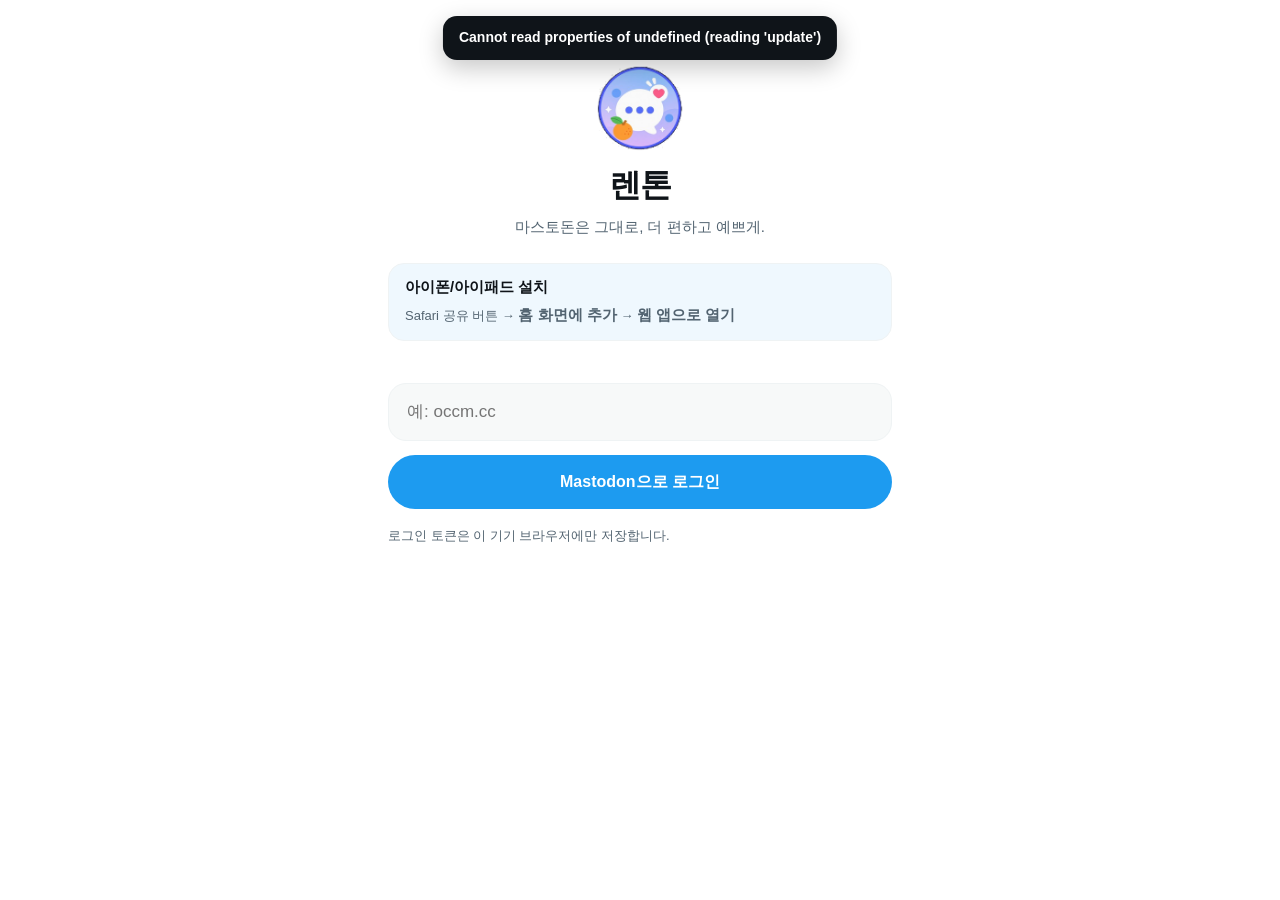
<file: index.html>
<!doctype html>
<html lang="ko">
<head>
  <meta charset="utf-8">
  <meta name="viewport" content="width=device-width,initial-scale=1,viewport-fit=cover">
  <meta name="theme-color" content="#1d9bf0">
  <meta name="apple-mobile-web-app-capable" content="yes">
  <meta name="apple-mobile-web-app-status-bar-style" content="default">
  <meta name="apple-mobile-web-app-title" content="렌톤">
  <link rel="manifest" href="./manifest.webmanifest">
  <link rel="apple-touch-icon" sizes="192x192" href="./icon-192.png?v=pwa-438b0de74c-android-333-af416bf208fb">
  <link rel="stylesheet" href="./styles.css?v=pwa-438b0de74c-android-333-af416bf208fb">
  <title>렌톤</title>
</head>
<body>
  <div id="app"></div>
  <script src="./generated/android-spec.js?v=pwa-438b0de74c-android-333-af416bf208fb"></script>
  <script type="module" src="./app.js?v=pwa-438b0de74c-android-333-af416bf208fb"></script>
</body>
</html>
</file>
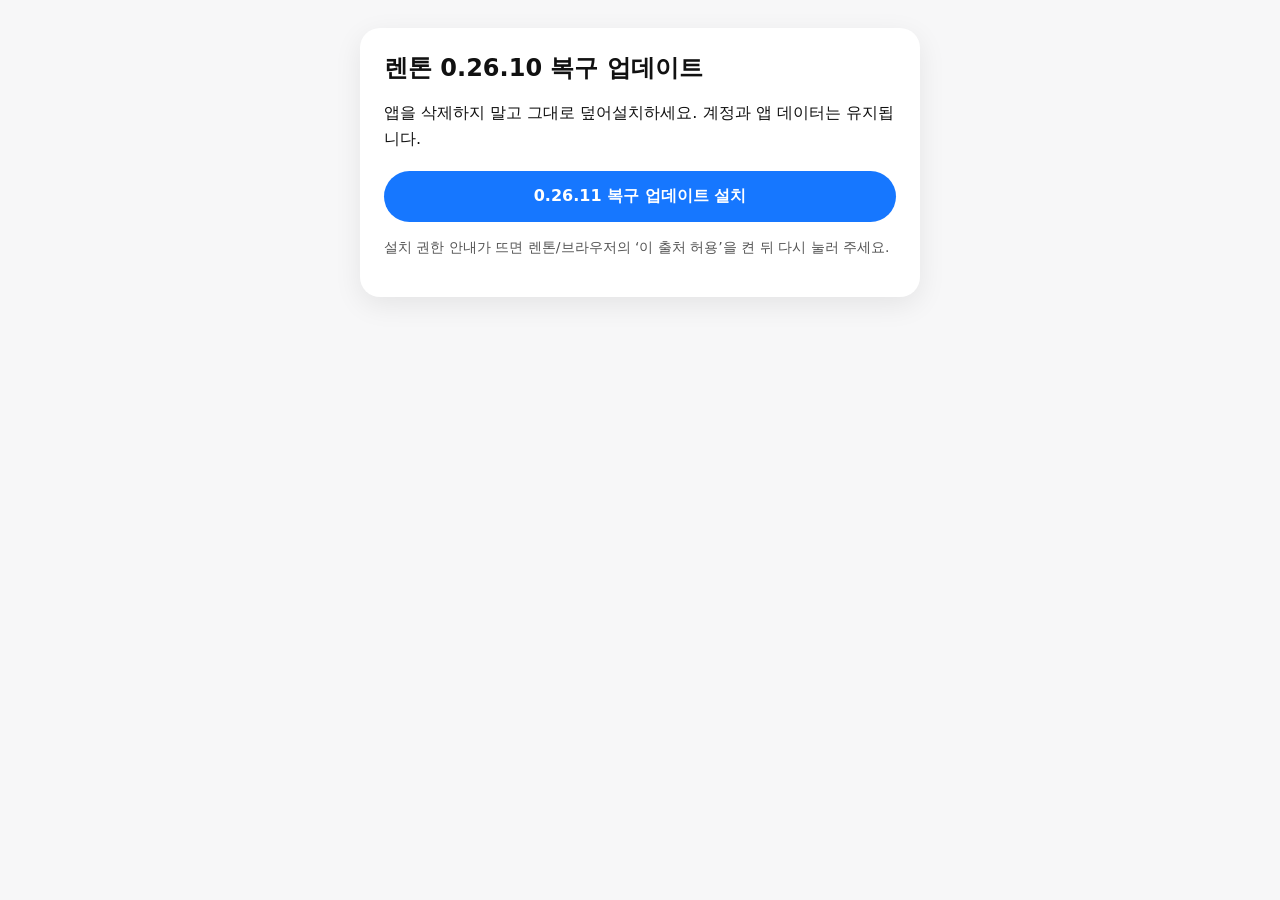
<file: android-recovery-2610.html>
<!doctype html>
<html lang="ko">
<head>
  <meta charset="utf-8">
  <meta name="viewport" content="width=device-width,initial-scale=1">
  <title>렌톤 0.26.10 복구 업데이트</title>
  <style>
    body{font-family:system-ui,-apple-system,sans-serif;margin:0;background:#f7f7f8;color:#111}
    main{max-width:560px;margin:0 auto;padding:28px 20px 48px}
    .card{background:#fff;border-radius:20px;padding:24px;box-shadow:0 8px 28px rgba(0,0,0,.08)}
    h1{font-size:24px;margin:0 0 12px}
    p{line-height:1.6}
    a.button{display:block;text-align:center;text-decoration:none;background:#1677ff;color:#fff;font-weight:700;padding:15px 18px;border-radius:999px;margin-top:20px}
    .note{font-size:14px;color:#555;margin-top:14px}
  </style>
</head>
<body>
<main>
  <div class="card">
    <h1>렌톤 0.26.10 복구 업데이트</h1>
    <p>앱을 삭제하지 말고 그대로 덮어설치하세요. 계정과 앱 데이터는 유지됩니다.</p>
    <a class="button" href="https://raw.githubusercontent.com/cptu527/lenton-updates/main/Lenton-v0.26.11-test.apk">0.26.11 복구 업데이트 설치</a>
    <p class="note">설치 권한 안내가 뜨면 렌톤/브라우저의 ‘이 출처 허용’을 켠 뒤 다시 눌러 주세요.</p>
  </div>
</main>
</body>
</html>
</file>
<file: styles.css>
:root{
  --android-topbar:62px;
  --android-bottom:64px;
  --android-avatar:46px;
  --android-body:16px;
  --accent:#1d9bf0;
  --pink:#f91880;
  --green:#00ba7c;
  --bg:#ffffff;
  --surface:#f7f9f9;
  --fg:#0f1419;
  --sub:#536471;
  --line:#eff3f4;
  --thread:#cfd9de;
  color-scheme:light dark;
  font-family:-apple-system,BlinkMacSystemFont,"Apple SD Gothic Neo","Noto Sans KR","Segoe UI",sans-serif;
  -webkit-tap-highlight-color:transparent;
}
*{box-sizing:border-box}
html,body,#app{margin:0;width:100%;min-height:100%;background:var(--bg);color:var(--fg)}
html,body{overscroll-behavior-y:none}
body{font-size:16px}
button,input,textarea,select{font:inherit}
button{cursor:pointer}
button,input,textarea,select{outline:none}
img{display:block}
.app{
  min-height:100dvh;
  background:var(--bg);
  padding-top:calc(env(safe-area-inset-top) + var(--android-topbar));
  padding-bottom:calc(var(--android-bottom) + env(safe-area-inset-bottom));
}
.main{
  width:100%;
  max-width:680px;
  margin:0 auto;
  background:var(--bg);
  min-height:calc(100dvh - 126px);
}
.topbar{
  position:fixed;
  top:env(safe-area-inset-top);
  left:0;
  right:0;
  z-index:30;
  height:var(--android-topbar);
  display:flex;
  align-items:center;
  gap:0;
  padding:0 8px 0 16px;
  background:color-mix(in srgb,var(--bg) 94%,transparent);
  backdrop-filter:blur(18px) saturate(150%);
  border-bottom:1px solid var(--line);
}
.topbar-avatar{
  width:40px;
  height:40px;
  border-radius:50%;
  border:0;
  padding:0;
  overflow:hidden;
  background:var(--line);
  flex:0 0 40px;
}
.topbar-avatar img{width:100%;height:100%;object-fit:cover}
.topbar-avatar .fallback{display:grid;place-items:center;width:100%;height:100%;font-size:18px;color:var(--sub)}
.topbar h1{
  margin:0;
  padding-left:14px;
  font-size:var(--android-drawer-text);
  line-height:1;
  font-weight:800;
  letter-spacing:-.3px;
  flex:1;
  overflow:hidden;
  text-overflow:ellipsis;
  white-space:nowrap;
}
.top-icon{
  width:46px;
  height:46px;
  border:0;
  background:none;
  color:var(--fg);
  padding:0;
  display:grid;
  place-items:center;
  font-size:27px;
  line-height:1;
}
.top-icon.search{font-size:30px}
.bottom{
  position:fixed;
  left:0;right:0;bottom:0;
  z-index:40;
  height:calc(var(--android-bottom) + env(safe-area-inset-bottom));
  display:grid;
  grid-template-columns:repeat(var(--nav-count,4),minmax(0,1fr));
  padding:0 0 env(safe-area-inset-bottom);
  background:color-mix(in srgb,var(--bg) 96%,transparent);
  backdrop-filter:blur(18px) saturate(150%);
  border-top:1px solid var(--line);
}
.bottom button{
  min-width:0;
  height:var(--android-bottom);
  border:0;
  background:none;
  color:var(--fg);
  display:grid;
  place-items:center;
  font-size:27px;
  line-height:1;
  padding:0;
}
.bottom button:first-child{font-size:31px}
.bottom button.active{color:var(--accent)}
.nav-svg{width:27px;height:27px;display:block}
.bottom button:first-child .nav-svg{width:31px;height:31px}
.fab{
  position:fixed;
  right:18px;
  bottom:calc(82px + env(safe-area-inset-bottom));
  z-index:35;
  width:58px;height:58px;
  border-radius:18px;
  border:0;
  background:var(--accent);
  color:#fff;
  font-size:25px;
  font-weight:800;
  box-shadow:0 8px 22px rgba(0,0,0,.18);
}
.toast{
  position:fixed;
  left:50%;
  top:calc(env(safe-area-inset-top) + 16px);
  transform:translateX(-50%);
  z-index:1000;
  width:max-content;
  max-width:min(92vw,520px);
  padding:12px 16px;
  border-radius:14px;
  background:var(--fg);
  color:var(--bg);
  box-shadow:0 8px 24px rgba(0,0,0,.22);
  font-size:14px;
  font-weight:700;
  line-height:1.4;
  text-align:center;
  pointer-events:none;
}
.login{
  min-height:100dvh;
  width:100%;
  max-width:560px;
  margin:0 auto;
  display:flex;
  flex-direction:column;
  align-items:center;
  padding:calc(64px + env(safe-area-inset-top)) 28px calc(28px + env(safe-area-inset-bottom));
  background:var(--bg);
}
.logo{
  width:88px;height:88px;
  object-fit:cover;
  border-radius:22%;
  margin-bottom:14px;
}
.login h1{
  margin:0;
  font-size:32px;
  line-height:1.2;
  font-weight:800;
  letter-spacing:-.6px;
}
.login .tagline{
  margin:14px 0 0;
  color:var(--sub);
  font-size:15px;
  text-align:center;
}
.login-form{width:100%;margin-top:30px}
.field{
  width:100%;
  height:58px;
  padding:0 18px;
  border-radius:18px;
  border:1px solid var(--line);
  background:var(--surface);
  color:var(--fg);
  font-size:17px;
}
.primary,.pill,.danger,.outline-btn{
  border:0;
  border-radius:999px;
  padding:10px 16px;
  font-weight:750;
}
.primary{background:var(--accent);color:#fff}
.outline-btn{background:var(--bg);border:1px solid var(--line);color:var(--fg)}
.danger{background:#fee2e2;color:#b91c1c}
.login .primary{
  width:100%;
  height:54px;
  margin-top:14px;
  font-size:16px;
}
.login-note{width:100%;margin-top:18px;color:var(--sub);font-size:13px}
.install-card,.notice,.card{
  margin:12px 16px;
  padding:14px 16px;
  border-radius:16px;
  border:1px solid var(--line);
  background:var(--surface);
}
.install-card{margin-top:26px;width:100%;background:color-mix(in srgb,var(--accent) 7%,var(--bg))}
.install-card b{font-size:15px}.install-card p{margin:7px 0 0;color:var(--sub);font-size:13px;line-height:1.45}
.home-tabs,.notify-tabs{
  display:grid;
  grid-template-columns:1fr 1fr;
  height:52px;
  border-bottom:1px solid var(--line);
  background:var(--bg);
}
.home-tabs button,.notify-tabs button{
  position:relative;
  border:0;
  background:none;
  color:var(--sub);
  font-size:15px;
  font-weight:500;
}
.home-tabs button.active,.notify-tabs button.active{color:var(--fg);font-weight:800}
.home-tabs button.active::after,.notify-tabs button.active::after{
  content:"";
  position:absolute;
  left:50%;bottom:0;
  width:56px;height:4px;
  transform:translateX(-50%);
  border-radius:999px;
  background:var(--accent);
}
.chips{
  display:flex;
  gap:8px;
  overflow:auto;
  padding:8px 14px;
  border-bottom:1px solid var(--line);
  scrollbar-width:none;
}
.chips::-webkit-scrollbar{display:none}
.chip{
  flex:0 0 auto;
  white-space:nowrap;
  border:1px solid var(--line);
  background:var(--bg);
  color:var(--fg);
  border-radius:999px;
  padding:7px 13px;
  font-size:13px;
  font-weight:650;
}
.chip.active{background:var(--accent);border-color:var(--accent);color:#fff}
.status{
  padding:10px 14px 8px 16px;
  border-bottom:1px solid var(--line);
  background:var(--bg);
}
.boosted{
  padding:0 0 6px 56px;
  color:var(--sub);
  font-size:12px;
}
.status-head{display:flex;align-items:flex-start;gap:12px}
.avatar{
  width:var(--android-avatar);height:var(--android-avatar);
  border-radius:50%;
  object-fit:cover;
  background:var(--line);
  flex:0 0 auto;
}
.status-main{min-width:0;flex:1}
.author-line{
  height:28px;
  display:flex;
  align-items:center;
  min-width:0;
  white-space:nowrap;
}
.name{
  font-size:15px;
  font-weight:800;
  max-width:48%;
  overflow:hidden;
  text-overflow:ellipsis;
}
.author-name-button{
  border:0;
  background:none;
  color:var(--fg);
  padding:0;
  margin:0;
  text-align:left;
  line-height:inherit;
  white-space:nowrap;
  flex:0 1 auto;
}
.acctline{
  color:var(--sub);
  font-size:15px;
  overflow:hidden;
  text-overflow:ellipsis;
}
.content{
  padding:2px 0 6px;
  color:var(--fg);
  font-size:var(--android-body);
  line-height:1.45;
  white-space:pre-wrap;
  overflow-wrap:anywhere;
}
.cw{
  margin:3px 0 7px;
  padding:8px 10px;
  border-radius:10px;
  background:var(--surface);
  font-size:14px;
  font-weight:750;
}
.cw .pill{margin-left:6px;padding:5px 9px;background:var(--bg);border:1px solid var(--line);color:var(--fg);font-size:12px}
.media{
  width:100%;
  max-height:320px;
  object-fit:cover;
  border-radius:18px;
  background:var(--surface);
  margin:8px 0 6px;
  border:1px solid var(--line);
}
.actions{
  height:48px;
  display:grid;
  grid-template-columns:repeat(4,1fr);
  align-items:center;
}
.actions button{
  height:44px;
  display:flex;
  align-items:center;
  gap:5px;
  border:0;
  background:none;
  color:var(--sub);
  padding:0;
  font-size:18px;
}
.actions .count{font-size:12px}
.actions .fav.on{color:var(--pink)}
.actions .boost.on{color:var(--green)}
.actions .bookmark.on{color:var(--accent)}
.row{
  display:flex;
  align-items:flex-start;
  gap:12px;
  width:100%;
  padding:12px 14px 12px 16px;
  border:0;
  border-bottom:1px solid var(--line);
  background:var(--bg);
  color:var(--fg);
  text-align:left;
}
.row .grow{flex:1;min-width:0}
.row-title{display:flex;align-items:center;gap:8px}
.row-title b{font-size:16px}
.muted{color:var(--sub);font-size:13px}
.badge{width:9px;height:9px;border-radius:50%;background:var(--accent);margin-top:8px;flex:0 0 9px}
.notification-mark{
  width:44px;
  flex:0 0 44px;
  text-align:center;
  font-size:25px;
  line-height:36px;
  color:var(--accent);
}
.notification-mark.favourite{color:var(--pink)}
.notification-mark.reblog{color:var(--green)}
.search-box{
  display:flex;
  gap:8px;
  padding:10px 14px 8px;
}
.search-box .field{
  height:48px;
  border:0;
  border-radius:24px;
}
.search-box .primary{
  width:72px;
  height:44px;
  padding:0;
  align-self:center;
}
.section-title{
  padding:16px 16px 8px;
  font-size:17px;
  font-weight:800;
}
.profile-hero{position:relative;height:226px;background:var(--bg)}
.profile-header{
  width:100%;
  height:170px;
  object-fit:cover;
  background:var(--surface);
}
.profile-avatar{
  position:absolute;
  left:18px;top:126px;
  width:92px;height:92px;
  border-radius:50%;
  object-fit:cover;
  background:var(--line);
  border:4px solid var(--bg);
}
.profile-info{padding:0 18px 12px}
.profile-name-row{min-height:60px;display:flex;align-items:center;gap:12px}
.profile-names{flex:1;min-width:0}
.profile-names h2{margin:0;font-size:22px;line-height:32px}
.profile-handle{color:var(--sub);font-size:15px}
.profile-bio{padding:8px 0 10px;line-height:1.45;font-size:15px}
.profile-counts{padding:5px 0 12px;color:var(--sub);font-size:14px}
.note-card{
  margin:0 18px 12px;
  padding:13px;
  border-radius:13px;
  background:var(--accent);
  color:#fff;
}
.note-card .label{font-size:12px;font-weight:800;margin-bottom:5px}
.center{padding:40px 18px;text-align:center;color:var(--sub);font-size:14px}
.settings{padding-bottom:20px}
.settings .section{margin:0}
.settings h3{
  margin:0;
  padding:20px 18px 8px;
  font-size:13px;
  color:var(--sub);
  font-weight:700;
}
.setting-row{
  padding:14px 18px 12px;
  border-bottom:1px solid var(--line);
}
.setting-row b{display:block;font-size:17px;margin-bottom:4px}
.setting-row span{color:var(--sub);font-size:14px}
.kv{
  display:flex;
  justify-content:space-between;
  gap:12px;
  padding:12px 18px;
  border-bottom:1px solid var(--line);
}
.ok{color:#059669}.bad{color:#dc2626}
.modal{
  position:fixed;
  inset:0;
  z-index:70;
  background:var(--bg);
  padding-top:env(safe-area-inset-top);
}
.sheet{
  width:100%;
  max-width:680px;
  height:100%;
  margin:0 auto;
  overflow:auto;
  background:var(--bg);
  padding-bottom:env(safe-area-inset-bottom);
}
.sheet-head{
  height:60px;
  display:flex;
  align-items:center;
  gap:0;
  padding:0 12px 0 8px;
  border-bottom:1px solid var(--line);
  background:var(--bg);
  position:sticky;
  top:0;
  z-index:2;
}
.sheet-head h2{margin:0;flex:1;font-size:18px;font-weight:800}
.sheet-head .iconbtn{
  width:50px;height:50px;
  border:0;background:none;color:var(--fg);font-size:30px;padding:0;text-align:left;
}
.sheet-head .primary{width:76px;height:42px;padding:0}
.compose-context{border-bottom:1px solid var(--line)}
.compose-input{
  display:flex;
  align-items:flex-start;
  gap:12px;
  padding:12px 18px 0;
}
.compose-input .avatar{width:44px;height:44px}
.compose-input textarea{
  flex:1;
  min-height:210px;
  border:0;
  resize:none;
  background:transparent;
  color:var(--fg);
  font-size:20px;
  line-height:1.4;
  padding:0;
}
.compose-tools{
  min-height:58px;
  display:flex;
  align-items:center;
  gap:20px;
  padding:0 12px 0 76px;
  color:var(--accent);
  font-weight:800;
  font-size:22px;
  border-top:1px solid var(--line);
}
.part{
  margin:10px 16px;
  padding:12px 0;
  border-bottom:1px solid var(--line);
}
.part-head{display:flex;align-items:center;margin-bottom:8px}
.part-head b{flex:1}
.part textarea{
  width:100%;
  min-height:140px;
  border:0;
  background:transparent;
  color:var(--fg);
  resize:none;
  font-size:19px;
}
.part input[type="text"]{
  width:100%;
  height:42px;
  border:0;
  border-bottom:1px solid var(--line);
  background:transparent;
  color:var(--fg);
  margin-bottom:8px;
}
.recips{display:flex;gap:7px;overflow:auto;padding:8px 16px;border-bottom:1px solid var(--line)}
.recips button{white-space:nowrap;border:1px solid var(--line);border-radius:999px;padding:6px 9px;background:var(--bg);color:var(--fg)}
.recips button.off{text-decoration:line-through;opacity:.45}
.drawer-shade{
  position:fixed;inset:0;z-index:80;background:rgba(0,0,0,.38);
}
.drawer{
  width:min(88vw,420px);
  height:100%;
  padding:calc(24px + env(safe-area-inset-top)) 24px calc(20px + env(safe-area-inset-bottom));
  background:var(--bg);
  overflow:auto;
}
.drawer-avatar{width:64px;height:64px;border-radius:50%;object-fit:cover;background:var(--line)}
.drawer-name{font-size:23px;font-weight:800;margin-top:10px}
.drawer-handle{color:var(--sub);font-size:15px;margin-top:4px}
.drawer-counts{font-size:14px;margin:18px 0;color:var(--fg)}
.drawer-divider{height:1px;background:var(--line);margin:4px -24px 8px}
.drawer-row{
  display:flex;align-items:center;gap:12px;
  height:58px;
  border:0;background:none;color:var(--fg);
  width:100%;padding:0;text-align:left;
  font-size:19px;font-weight:800;
}
.drawer-row .glyph{width:40px;text-align:center;font-size:25px}
:root[data-theme="dark"]{
  --bg:#151a1e;--surface:#1d2429;--fg:#e1e6e9;--sub:#9da8ae;--line:#30383d;--thread:#536471;
}
:root[data-theme="light"]{
  --bg:#ffffff;--surface:#f7f9f9;--fg:#0f1419;--sub:#536471;--line:#eff3f4;--thread:#cfd9de;
}
@media (prefers-color-scheme:dark){
  :root:not([data-theme="light"]){
    --bg:#151a1e;--surface:#1d2429;--fg:#e1e6e9;--sub:#9da8ae;--line:#30383d;--thread:#536471;
  }
}


/* Android v0.25.17 parity overrides */
:root{
  --nav-line:color-mix(in srgb,var(--accent) 21%,var(--bg));
}
:root[data-theme="dark"]{--nav-line:color-mix(in srgb,var(--accent) 32%,var(--bg))}
@media (prefers-color-scheme:dark){
  :root:not([data-theme="light"]){--nav-line:color-mix(in srgb,var(--accent) 32%,var(--bg))}
}
.app{padding-bottom:calc(var(--android-bottom) + env(safe-area-inset-bottom))}
.main,.sheet{width:100%;max-width:none;margin:0;background:var(--bg)}
.topbar{
  height:var(--android-topbar);
  padding:0 8px 0 16px;
  background:var(--bg);
  backdrop-filter:none;
  -webkit-backdrop-filter:none;
  border-bottom:1px solid var(--line);
}
.topbar h1{padding-left:14px;font-size:20px;font-weight:700;letter-spacing:0}
.topbar-avatar{width:var(--android-topbar-avatar);height:var(--android-topbar-avatar);flex-basis:var(--android-topbar-avatar)}
.top-icon{width:var(--android-topbar-more);height:var(--android-topbar);font-size:27px}
.top-icon.search{width:var(--android-topbar-search);font-size:30px}
.bottom{
  height:calc(var(--android-bottom) + env(safe-area-inset-bottom));
  padding-bottom:env(safe-area-inset-bottom);
  background:var(--bg);
  backdrop-filter:none;
  -webkit-backdrop-filter:none;
  border-top:1px solid var(--nav-line);
}
.bottom button{height:var(--android-bottom)}
.home-tabs{height:52px}
.notify-tabs{height:50px}
.home-tabs button,.notify-tabs button{font-size:15px;font-weight:400}
.home-tabs button.active,.notify-tabs button.active{font-weight:700}
.home-tabs button{position:relative}
.home-tabs button::after{content:"";position:absolute;width:36px;height:3px;left:50%;bottom:0;transform:translateX(-50%) scaleX(0);border-radius:2px;background:var(--accent);transition:transform 170ms cubic-bezier(.2,.75,.25,1);transform-origin:center}
.home-tabs button.active::after{transform:translateX(-50%) scaleX(1)}
.notify-tabs button::after{
  width:36px;
  height:3px;
  border-radius:2px;
  transform:translateX(-50%) scaleX(0);
  transition:transform 170ms cubic-bezier(.2,.75,.25,1);
  transform-origin:center;
}
.notify-tabs button.active::after{
  display:block;
  transform:translateX(-50%) scaleX(1);
}
.chips{
  min-height:50px;
  gap:7px;
  padding:5px 10px 6px;
  align-items:center;
  background:var(--bg);
}
.chip{
  height:38px;
  padding:0 14px;
  border-radius:20px;
  font-size:14px;
  font-weight:700;
  background:var(--surface);
}
.status{padding:var(--android-status-padding)}
.boosted{min-height:26px;padding:0 0 6px 56px;font-size:12px}
.status-head{gap:12px}
.avatar{width:var(--android-avatar);height:var(--android-avatar)}
.author-line{height:var(--android-author-line)}
.name,.acctline{font-size:15px}
.name{font-weight:700}
.content{padding:2px 0 6px;font-size:var(--android-body);line-height:1.5}
.media{height:260px;max-height:260px;border-radius:18px;margin:8px 0 6px}
.actions{height:var(--android-action-row)}
.actions button{height:var(--android-action-item);font-size:var(--android-action-glyph);gap:0}
.actions .count{font-size:12px;margin-left:2px}
.search-box{padding:10px 14px 8px}
.search-box .field{height:48px;padding:0 12px 0 18px;border-radius:24px;background:var(--surface)}
.search-box .primary{width:72px;height:44px}
.row{gap:12px;padding:12px 14px 12px 16px}
.notification-mark{width:44px;flex-basis:44px;font-size:25px;line-height:46px}
.profile-hero{height:var(--android-profile-hero)}
.profile-header{height:var(--android-profile-header)}
.profile-avatar{left:var(--android-profile-avatar-left);top:var(--android-profile-avatar-top);width:var(--android-profile-avatar);height:var(--android-profile-avatar)}
.profile-info{padding:0 18px 12px}
.profile-name-row{min-height:60px}
.profile-names h2{font-size:var(--android-profile-name);line-height:32px}
.profile-handle{font-size:15px;line-height:26px}
.profile-bio{padding:8px 0 10px;font-size:15px;line-height:1.5}
.profile-counts{padding:5px 0 12px;font-size:14px}
.profile-more{
  width:44px;height:44px;border:0;background:none;color:var(--fg);
  padding:0;font-size:27px;display:grid;place-items:center;
}
.private-note-card{
  margin:8px 0 6px;
  padding:10px 12px;
  border-radius:12px;
  background:var(--accent);
  cursor:pointer;
}
.private-note-card .label{height:24px;font-size:12px;font-weight:700}
.private-note-card .note{font-size:14px;line-height:1.45;white-space:pre-wrap}
.drawer-shade{background:rgba(0,0,0,.373)}
.drawer{
  width:88vw;
  max-width:none;
  padding:calc(24px + env(safe-area-inset-top)) 24px calc(20px + env(safe-area-inset-bottom));
}
.drawer-name{font-size:23px;font-weight:700;margin-top:10px}
.drawer-handle{font-size:15px;margin-top:0;line-height:28px}
.drawer-counts{font-size:14px;margin:0;height:42px;display:flex;align-items:center}
.drawer-divider{margin:0 -24px}
.drawer-row{height:58px;gap:0;font-size:19px;font-weight:700}
.drawer-row .glyph{width:52px;font-size:25px}
.sheet-head{
  height:60px;
  padding:0 12px 0 8px;
  background:var(--bg);
}
.sheet-head h2{font-size:18px;font-weight:700}
.sheet-head .iconbtn{width:50px;height:60px;font-size:32px;text-align:center}
.sheet-head .primary{width:76px;height:42px}
.recips{padding:6px 18px 8px 82px;gap:7px}
.part{
  margin:0;
  padding:12px 18px 0;
  border-bottom:0;
}
.part-head{margin:0 0 8px 56px;min-height:28px}
.part-head b{font-size:14px}
.part-body{display:flex;align-items:flex-start;gap:12px}
.part-body .avatar{width:44px;height:44px;flex:0 0 44px}
.part-fields{flex:1;min-width:0}
.part textarea{
  min-height:210px;
  padding:0;
  font-size:20px;
  line-height:1.4;
}
.part input[type="text"]{
  height:42px;
  margin-bottom:8px;
  padding:0 10px;
  border:0;
  border-radius:10px;
  background:var(--surface);
}
.compose-tools{
  position:sticky;
  bottom:0;
  min-height:58px;
  padding:0 12px 0 76px;
  gap:0;
  border-top:1px solid var(--line);
  background:var(--bg);
}
.compose-tools button{
  width:52px;height:54px;border:0;background:none;color:var(--accent);
  font-weight:700;font-size:22px;padding:0;
}
.compose-tools button.gif{font-size:13px}
.compose-tools .part-add{width:auto;padding:0 10px;font-size:14px;margin-left:auto}
.compose-cw-toggle{font-size:13px!important}
.android-popup-shade{
  position:fixed;inset:0;z-index:95;background:transparent;
}
.android-popup{
  position:absolute;right:10px;top:calc(54px + env(safe-area-inset-top));
  min-width:210px;padding:6px 0;background:var(--bg);
  border:1px solid var(--line);border-radius:4px;
  box-shadow:0 3px 10px rgba(0,0,0,.18);
}
.status-popup .android-popup{
  position:fixed;
  right:auto;
  top:auto;
  left:auto;
  width:min(230px,calc(100vw - 16px));
  max-height:min(70dvh,420px);
  overflow:auto;
  border-radius:10px;
  z-index:96;
}
.android-popup button{
  display:block;width:100%;height:48px;padding:0 18px;border:0;
  background:var(--bg);color:var(--fg);text-align:left;font-size:15px;
}
.android-dialog-shade{
  position:fixed;inset:0;z-index:100;background:rgba(0,0,0,.38);
  display:grid;place-items:center;padding:24px;
}
.android-dialog{
  width:min(92vw,420px);background:var(--bg);color:var(--fg);
  border-radius:12px;padding:20px 20px 12px;
}
.android-dialog h3{margin:0 0 12px;font-size:20px}
.android-dialog p{margin:0 0 14px;font-size:14px;color:var(--sub);line-height:1.45}
.android-dialog textarea{
  width:100%;min-height:100px;padding:12px 14px;resize:vertical;
  border:1px solid var(--line);border-radius:12px;background:var(--surface);color:var(--fg);
}
.android-dialog .choices{max-height:45vh;overflow:auto}
.android-dialog label{display:flex;align-items:center;gap:10px;min-height:44px;font-size:15px}
.android-dialog-actions{display:flex;justify-content:flex-end;gap:6px;margin-top:12px}
.android-dialog-actions button{
  min-width:72px;height:40px;border:0;background:none;color:var(--accent);font-weight:700;
}
.standalone-top{
  height:60px;display:flex;align-items:center;padding:0 12px 0 6px;
  border-bottom:1px solid var(--line);background:var(--bg);
}
.standalone-top .back{
  width:52px;height:60px;border:0;background:none;color:var(--fg);font-size:40px;padding:0;
}
.standalone-top h1{margin:0;flex:1;font-size:20px;font-weight:700}
.standalone-page{min-height:100dvh;padding-top:env(safe-area-inset-top);background:var(--bg)}
.standalone-page .main{padding-bottom:env(safe-area-inset-bottom)}


/* APK-driven Android renderer metrics */
.android-glyph{
  font-family:Roboto,"Noto Sans Symbols 2","Arial Unicode MS",sans-serif;
  font-weight:400;
  font-style:normal;
  line-height:1;
  display:inline-grid;
  place-items:center;
}
.app{padding-bottom:calc(var(--android-bottom,64px) + env(safe-area-inset-bottom))}
.topbar{
  height:var(--android-topbar,62px);
}
.topbar-avatar{
  width:var(--android-topbar-avatar,40px);
  height:var(--android-topbar-avatar,40px);
  flex-basis:var(--android-topbar-avatar,40px);
}
.topbar h1{font-size:var(--android-topbar-title,20px)}
.top-icon{height:var(--android-topbar,62px);width:var(--android-topbar-more,44px)}
.top-icon.search{width:var(--android-topbar-search,48px)}
.bottom{
  height:calc(var(--android-bottom,64px) + env(safe-area-inset-bottom));
}
.bottom button{height:var(--android-bottom,64px)}
.bottom .android-glyph{font-size:27px}
.bottom button:first-child .android-glyph{font-size:31px}
.status{padding:var(--android-status-padding,10px 14px 8px 16px)}
.avatar{width:var(--android-avatar,46px);height:var(--android-avatar,46px)}
.status-main{padding-left:0}
.status-head{gap:var(--android-content-inset,12px)}
.author-line{height:var(--android-author-line,28px)}
.content{font-size:var(--android-body,16px)}
.media{height:var(--android-media-single,260px);max-height:var(--android-media-single,260px)}
.actions{height:var(--android-action-row,48px)}
.actions button{height:var(--android-action-item,46px);font-size:var(--android-action-glyph,22px)}
.drawer{
  width:min(var(--android-drawer-width,88vw),100vw);
  padding:
    calc(24px + env(safe-area-inset-top))
    24px
    calc(20px + env(safe-area-inset-bottom));
}
.drawer-avatar{width:var(--android-drawer-avatar,64px);height:var(--android-drawer-avatar,64px)}
.drawer-row{height:var(--android-drawer-row,58px);font-size:var(--android-drawer-text,19px)}
.drawer-row .glyph{font-size:var(--android-drawer-glyph,25px)}
.profile-hero{height:var(--android-profile-hero,226px)}
.profile-header{height:var(--android-profile-header,170px)}
.profile-avatar{
  left:var(--android-profile-avatar-left,18px);
  top:var(--android-profile-avatar-top,126px);
  width:var(--android-profile-avatar,92px);
  height:var(--android-profile-avatar,92px);
}
.profile-names h2{font-size:var(--android-profile-name,22px)}
.profile-info + .home-tabs,.profile-hero ~ .home-tabs{height:var(--android-profile-tab,50px)}
.standalone-top{height:var(--android-standalone-top,60px)}
.standalone-top .back{height:var(--android-standalone-top,60px)}


/* Lenton Android structure parity from user screenshots */
.lenton-topbar{
  display:flex;
  align-items:center;
  justify-content:space-between;
  padding:0 16px;
}
.lenton-topbar h1{
  position:absolute;
  left:50%;
  transform:translateX(-50%);
  margin:0;
  padding:0;
  text-align:center;
  white-space:nowrap;
}
.topbar-actions{margin-left:auto;display:flex;align-items:center}
.topbar-back{
  width:var(--android-topbar-more,44px);
  height:var(--android-topbar,50px);
  flex:0 0 var(--android-topbar-more,44px);
  border:0;
  padding:0;
  background:none;
  color:var(--fg);
  display:grid;
  place-items:center;
  touch-action:manipulation;
}
.topbar-back .lenton-icon{width:26px;height:26px}
.lenton-fab{
  width:64px;height:64px;border-radius:50%;
  right:28px;bottom:calc(var(--android-bottom,64px) + env(safe-area-inset-bottom) + 18px);
  display:grid;place-items:center;
  font-size:38px;font-weight:400;line-height:1;
  box-shadow:0 6px 18px rgba(0,0,0,.2);
}
.lenton-bottom{
  border-top:1px solid color-mix(in srgb,var(--accent) 35%,var(--line));
}
.lenton-bottom button{font-size:28px}
.lenton-status{padding:14px 18px 10px;border-bottom:1px solid var(--line)}
.lenton-status .status-head{align-items:flex-start}
.lenton-status .avatar{width:52px;height:52px;flex:0 0 52px}
.lenton-status-top{display:flex;align-items:flex-start;gap:8px}
.lenton-status-top .author-line{flex:1;min-width:0}
.status-more{
  width:38px;height:38px;border:0;background:none;color:var(--sub);
  font-size:28px;line-height:1;padding:0;display:grid;place-items:center;
}
.lenton-actions{
  display:grid;
  grid-template-columns:repeat(5,1fr);
  gap:0;
  margin-top:8px;
}
.lenton-actions button{width:100%;font-size:24px;color:var(--sub)}
.lenton-actions button.fav.on,.lenton-actions button.bookmark.on{color:var(--accent)}

.lenton-notify-tabs{
  display:grid;
  grid-template-columns:1fr 1fr;
  height:74px;
  border-bottom:1px solid var(--line);
}
.lenton-notify-tabs button{
  border:0;background:var(--bg);color:var(--sub);
  font-size:18px;font-weight:500;
}
.lenton-notify-tabs button.active{color:var(--fg);font-weight:700}
.notify-status{
  display:grid;
  grid-template-columns:64px minmax(0,1fr);
  gap:12px;
  padding:12px 18px 10px;
  border-bottom:1px solid var(--line);
}
.notify-avatar{width:56px;height:56px;border-radius:50%;object-fit:cover}
.notify-body{min-width:0}
.notify-head{display:flex;justify-content:space-between;gap:8px;align-items:flex-start}
.notify-head>div{min-width:0;font-size:16px}
.notify-head b{font-size:17px}
.notify-head span{color:var(--sub)}
.notify-reply-meta{margin:4px 0;color:var(--sub);font-size:14px}
.notify-content{font-size:17px;line-height:1.42;white-space:normal;overflow-wrap:anywhere}
.notify-content::first-letter{color:inherit}
.notify-actions{margin-top:8px}
.notify-simple{
  display:grid;grid-template-columns:64px minmax(0,1fr);gap:12px;
  padding:16px 18px;border-bottom:1px solid var(--line);
}
.notify-simple b{font-size:17px}
.notify-date{margin-top:8px;color:var(--sub);font-size:14px}

.message-row{
  width:100%;display:grid;
  grid-template-columns:var(--android-message-avatar) minmax(0,1fr) auto;
  gap:12px;align-items:start;
  padding:var(--android-message-padding);
  border:0;border-bottom:1px solid var(--line);
  background:var(--bg);color:var(--fg);text-align:left;
}
.message-avatar{width:var(--android-message-avatar);height:var(--android-message-avatar);border-radius:50%;object-fit:cover}
.message-main{min-width:0}
.message-name{font-size:16px;font-weight:700;line-height:1.3}
.message-handle{margin-top:2px;color:var(--sub);font-size:14px}
.message-preview{
  margin-top:4px;color:var(--sub);font-size:15px;
  white-space:nowrap;overflow:hidden;text-overflow:ellipsis;
}
.message-date{align-self:start;padding-top:2px;color:var(--sub);font-size:13px;white-space:nowrap}
.message-row.unread .message-name{color:var(--fg)}

.lenton-drawer{
  width:min(var(--android-drawer-width),620px);
  max-width:none;
  padding:calc(env(safe-area-inset-top) + var(--android-drawer-pad-top)) var(--android-drawer-pad-right) calc(env(safe-area-inset-bottom) + var(--android-drawer-pad-bottom)) var(--android-drawer-pad-left);
  overflow:auto;
}
.drawer-account-strip{display:flex;align-items:center;gap:22px}
.lenton-drawer .drawer-avatar{width:var(--android-drawer-avatar);height:var(--android-drawer-avatar);border-radius:50%}
.drawer-switchers{display:flex;align-items:center;gap:12px;margin-left:auto}
.drawer-switch-avatar,.drawer-add-account{
  width:58px;height:58px;border-radius:50%;flex:0 0 58px;
}
.drawer-switch-avatar{object-fit:cover}
.drawer-add-account{
  border:1px solid var(--line);background:var(--bg);color:var(--fg);
  font-size:28px;display:grid;place-items:center;
}
.lenton-drawer .drawer-name{margin-top:22px;font-size:28px;font-weight:700}
.lenton-drawer .drawer-handle{font-size:17px;line-height:1.5;margin-top:8px}
.lenton-drawer .drawer-counts{height:auto;margin-top:22px;margin-bottom:18px;font-size:15px}
.lenton-drawer .drawer-divider{
  margin:8px 0 10px;
  border-top:1px solid var(--line);
}
.lenton-drawer .drawer-row{
  min-height:var(--android-drawer-row);
  height:auto;
  margin:3px 0;
  padding:4px 8px;
  font-size:var(--android-drawer-text);
  font-weight:600;
}
.lenton-drawer .drawer-row .glyph{
  width:52px;
  font-size:var(--android-drawer-glyph);
  display:inline-grid;
  place-items:center;
}
.drawer-spacer{min-height:clamp(96px,14vh,180px)}
.drawer-list-row{font-size:var(--android-drawer-text,19px)!important;font-weight:700!important}
.drawer-list-row .glyph{width:56px!important}

@media (min-width:900px){
  .message-row{grid-template-columns:var(--android-message-avatar) minmax(0,1fr) 90px}
  .notify-status,.notify-simple{grid-template-columns:64px minmax(0,1fr)}
}


/* Lenton gesture surfaces */
.bottom,.home-tabs,.notify-tabs{touch-action:pan-y}
.main{touch-action:pan-y}
.drawer{touch-action:pan-y}


/* Functional parity: emoji, media, lists, layout editor, composer */
.custom-emoji{
  width:1.25em;height:1.25em;object-fit:contain;vertical-align:-0.2em;
}
.avatar-button,.author-line{
  border:0;background:none;color:inherit;padding:0;text-align:left;
}
.author-line{display:flex;align-items:center;min-width:0}
.content a,.notify-content a{color:var(--accent);text-decoration:none}
.media-grid{
  display:grid;gap:4px;margin:8px 0 4px;
  border-radius:16px;overflow:hidden;
}
.media-grid.media-count-1{grid-template-columns:1fr}
.media-grid.media-count-2,.media-grid.media-count-4{grid-template-columns:1fr 1fr}
.media-grid.media-count-3{grid-template-columns:1fr 1fr}
.media-grid.media-count-3 .media-item:first-child{grid-row:span 2}
.media-item{
  border:0;background:var(--surface);padding:0;margin:0;
  min-height:160px;overflow:hidden;display:flex;align-items:center;justify-content:center;
}
.media-item img,.media-item video{
  display:block;width:100%;height:auto;max-height:70vh;object-fit:contain;background:#000;
}
.media-video video{min-height:180px}
.media-audio{min-height:64px;padding:12px}
.media-audio audio{width:100%}
.media-viewer{
  position:fixed;inset:0;z-index:500;background:rgba(0,0,0,.94);
  display:flex;align-items:center;justify-content:center;
}
.media-viewer-stage{
  width:100%;height:100%;display:flex;align-items:center;justify-content:center;
  overflow:auto;touch-action:pinch-zoom;
}
.media-viewer-stage img{max-width:100%;max-height:100%;width:auto;height:auto;object-fit:contain}
.media-viewer-close{
  position:fixed;top:calc(12px + env(safe-area-inset-top));right:16px;z-index:501;
  width:48px;height:48px;border:0;border-radius:50%;background:rgba(0,0,0,.45);
  color:white;font-size:34px;
}
.thread-older{
  width:100%;height:48px;border:0;border-bottom:1px solid var(--line);
  background:var(--bg);color:var(--accent);font-size:15px;text-align:left;padding:0 18px;
}
.thread-current{border-left:3px solid var(--accent)}

.list-toolbar{
  width:100%;
  display:flex;
  align-items:center;
  gap:12px;
  padding:14px 18px;
  border-bottom:1px solid var(--line);
}
.list-manage-row{
  width:100%;
  min-height:68px;
  display:flex;
  align-items:center;
  gap:8px;
  padding:8px 12px 8px 8px;
  border-bottom:1px solid var(--line);
  transition:background 120ms ease,opacity 120ms ease,transform 120ms ease;
}
.list-manage-row.dragging{
  background:var(--surface);
  opacity:.92;
  transform:scale(.995);
  z-index:2;
}
.list-order-grip{
  width:36px;
  min-width:36px;
  height:44px;
  display:grid;
  place-items:center;
  color:var(--sub);
  font-size:21px;
  line-height:1;
  touch-action:none;
  user-select:none;
  -webkit-user-select:none;
  cursor:grab;
}
.list-order-grip:active{cursor:grabbing}
.list-order-hint{
  margin-left:auto;
  text-align:right;
  color:var(--sub);
  font-size:12px;
  white-space:nowrap;
}
.list-open{
  flex:1 1 auto;
  align-self:stretch;
  min-width:0;
  border:0;
  background:none;
  color:var(--fg);
  text-align:left;
  padding:0 8px 0 0;
  display:flex;
  flex-direction:column;
  justify-content:center;
  gap:5px;
}
.list-open b,
.list-open span{
  max-width:100%;
  overflow:hidden;
  text-overflow:ellipsis;
  white-space:nowrap;
}
.list-open b{font-size:17px}.list-open span{font-size:13px;color:var(--sub)}
.list-eye,.list-edit{
  flex:0 0 auto;
  border:0;
  background:none;
  color:var(--sub);
  height:44px;
  padding:0;
}
.list-eye{
  min-width:48px;
  margin-left:auto;
  font-size:14px;
}
.list-edit{
  width:44px;
  min-width:44px;
  display:grid;
  place-items:center;
}
.list-edit .lenton-icon{
  width:22px;
  height:22px;
  display:block;
}
.list-eye.off{opacity:.55}
.list-editor{padding:18px;display:flex;flex-direction:column;gap:16px;border-bottom:1px solid var(--line)}
.list-editor label{display:flex;flex-direction:column;gap:7px;font-size:14px;color:var(--sub)}
.list-editor .check-row{flex-direction:row;align-items:center;min-height:40px;color:var(--fg)}
.danger-text{color:#d33!important}

.layout-guide{padding:16px 18px;color:var(--sub);font-size:14px;line-height:1.5;border-bottom:1px solid var(--line)}
.layout-tab-row{
  min-height:68px;display:grid;grid-template-columns:44px 1fr 66px;
  align-items:center;padding:0 12px;border-bottom:1px solid var(--line);
  background:var(--bg);
  transition:box-shadow 120ms ease,transform 120ms ease;
}
.layout-tab-row.dragging{
  position:relative;
  z-index:8;
  box-shadow:0 8px 22px rgba(0,0,0,.16);
  transform:scale(1.015);
}
.layout-tab-row button{
  height:42px;border:0;background:none;color:var(--fg);font-size:18px;
}
.layout-tab-row button:disabled{opacity:.25}
.layout-grip{font-size:22px;color:var(--sub);text-align:center;touch-action:none;user-select:none;-webkit-user-select:none;cursor:grab}
.layout-tab-row.dragging .layout-grip{cursor:grabbing}
.layout-toggle{font-size:14px!important}.layout-toggle.off{color:var(--sub)}
.reset-layout{width:100%;border:0;background:var(--bg);color:var(--fg);text-align:left;font-size:16px}

.compose-meta-row{padding:8px 18px 4px 76px}
.compose-visibility{
  border:0;background:var(--surface);color:var(--fg);height:36px;border-radius:18px;padding:0 14px;
}
.recips button{display:flex;align-items:center;gap:6px}
.recips button img{width:24px;height:24px;border-radius:50%;object-fit:cover}
.compose-media{display:grid;grid-template-columns:repeat(2,minmax(0,1fr));gap:6px;margin:8px 0}
.compose-media-item{position:relative;border-radius:12px;overflow:hidden;background:var(--surface)}
.compose-media-item img{display:block;width:100%;height:120px;object-fit:cover}
.compose-media-item button{
  position:absolute;right:5px;top:5px;width:30px;height:30px;border:0;border-radius:50%;
  background:rgba(0,0,0,.6);color:white;font-size:22px;
}
.emoji-picker{
  position:absolute;left:12px;right:12px;bottom:calc(58px + env(safe-area-inset-bottom));
  max-height:38vh;overflow:auto;background:var(--bg);border:1px solid var(--line);
  border-radius:14px;padding:10px;box-shadow:0 8px 24px rgba(0,0,0,.18);
  display:grid;grid-template-columns:repeat(auto-fill,minmax(42px,1fr));gap:4px;z-index:5;
}
.emoji-picker[hidden]{display:none}
.emoji-picker button{border:0;background:none;height:42px;padding:4px}
.emoji-picker img{max-width:100%;max-height:100%}
.compose-sheet{position:relative}
.actions button:active,.drawer-row:active,.row:active,.message-row:active,.list-manage-row button:active{opacity:.55}


/* Smooth page-swipe previews and account/profile controls */
.main-swipe-preview{
  position:fixed;inset:0;z-index:38;background:var(--bg);
  will-change:transform;overflow:hidden;pointer-events:none;
}
.main-swipe-preview .bottom{position:absolute}
.main-swipe-preview .topbar{position:absolute;left:0;right:0;top:env(safe-area-inset-top)}
.home-swipe-preview{
  position:fixed;left:0;right:0;
  top:calc(env(safe-area-inset-top) + var(--android-topbar,62px));
  bottom:calc(var(--android-bottom,64px) + env(safe-area-inset-bottom));
  z-index:29;background:var(--bg);overflow:hidden;will-change:transform;pointer-events:none;
}
.swipe-moving{will-change:transform}
.drawer-shade{transition:none}
.drawer{will-change:transform}
.drawer-account-btn{border:0;background:none;padding:0;border-radius:50%}
.realtime-dot{
  width:8px;height:8px;border-radius:50%;display:inline-block;margin-left:auto;margin-right:2px;
  background:var(--sub);box-shadow:0 0 0 1px color-mix(in srgb,var(--bg) 60%,transparent);
}
.realtime-dot.online{background:#00ba7c}.realtime-dot.offline{background:#d33}
.profile-editor{padding:18px;display:flex;flex-direction:column;gap:16px}
.profile-editor label{display:flex;flex-direction:column;gap:7px;font-size:14px;color:var(--sub)}
.profile-editor textarea{min-height:120px;padding:12px}
.profile-editor .check-row{flex-direction:row;align-items:center;color:var(--fg)}
.profile-save{align-self:flex-end;min-width:96px}
.load-more{
  width:100%;height:52px;border:0;border-top:1px solid var(--line);
  background:var(--bg);color:var(--accent);font-size:15px;
}
.notification-new{background:color-mix(in srgb,var(--accent) 7%,var(--bg))}


.profile-header-button,.profile-avatar-button{
  border:0;background:none;padding:0;margin:0;display:block;
}
.profile-header-button{position:absolute;inset:0 0 auto 0;width:100%;height:var(--android-profile-header,170px)}
.profile-header-button .profile-header{position:static;width:100%;height:100%;object-fit:cover}
.profile-avatar-button{
  position:absolute;left:var(--android-profile-avatar-left,18px);top:var(--android-profile-avatar-top,126px);
  width:var(--android-profile-avatar,92px);height:var(--android-profile-avatar,92px);border-radius:50%;
}
.profile-avatar-button .profile-avatar{
  position:static;width:100%;height:100%;object-fit:cover;border-radius:50%;
}


.profile-swipe-preview{
  position:fixed;left:0;right:0;
  top:calc(env(safe-area-inset-top) + var(--android-standalone-top,60px));
  bottom:0;z-index:28;background:var(--bg);overflow:hidden;
  will-change:transform;pointer-events:none;
}


.layout-grip{touch-action:none;user-select:none;-webkit-user-select:none}
.layout-tab-row.dragging{
  position:relative;z-index:10;background:var(--surface);
  box-shadow:0 8px 20px rgba(0,0,0,.16);transform:scale(1.01);
}


.lenton-icon{width:26px;height:26px;display:block;overflow:visible}
.top-icon .lenton-icon{width:26px;height:26px}
.bottom .lenton-icon{width:30px;height:30px}
.lenton-actions .lenton-icon{width:27px;height:27px}
.lenton-actions button{display:flex;align-items:center;justify-content:center;gap:3px}


.follow-request-row{
  display:grid;grid-template-columns:minmax(0,1fr) auto auto;align-items:center;gap:8px;
  padding:10px 14px 10px 18px;border-bottom:1px solid var(--line);
}
.follow-request-person{
  min-width:0;border:0;background:none;color:var(--fg);display:flex;align-items:center;gap:12px;text-align:left;padding:0;
}
.small{height:38px!important;min-width:64px!important;padding:0 12px!important}


/* Functional parity additions: keep iPhone PWA controls app-like and stable. */
.app.refreshing::before{
  content:"";
  position:fixed;
  z-index:80;
  top:calc(env(safe-area-inset-top,0px) + 48px);
  left:0;
  right:0;
  height:2px;
  background:var(--accent);
  opacity:.55;
  transform-origin:left center;
  animation:lenton-refresh-pulse 1.1s ease-in-out infinite;
  pointer-events:none;
}
@keyframes lenton-refresh-pulse{
  0%{transform:scaleX(.08);opacity:.25}
  55%{transform:scaleX(.72);opacity:.7}
  100%{transform:scaleX(1);opacity:0}
}
.settings-link{
  width:100%;
  min-height:48px;
  display:flex;
  align-items:center;
  justify-content:space-between;
  border:0;
  padding:0;
  background:transparent;
  color:var(--fg);
  font:inherit;
  text-align:left;
}
.dm-new{padding:14px 16px 110px}
.dm-recipient-search{display:flex;gap:8px;align-items:center}
.dm-recipient-search .field{margin:0;min-width:0;flex:1}
.dm-results{margin-top:12px;border-top:1px solid var(--line)}
.dm-person-row{
  width:100%;
  display:flex;
  align-items:center;
  gap:12px;
  min-height:64px;
  padding:8px 2px;
  border:0;
  border-bottom:1px solid var(--line);
  background:transparent;
  color:var(--fg);
  text-align:left;
}
.dm-person-row small,.account-main small{display:block;color:var(--sub);margin-top:3px}
.dm-selected{display:flex;gap:7px;overflow-x:auto;padding:12px 0 4px;scrollbar-width:none}
.dm-selected::-webkit-scrollbar{display:none}
.dm-selected-chip{
  display:flex;
  align-items:center;
  gap:6px;
  flex:0 0 auto;
  border:1px solid var(--line);
  background:var(--surface);
  color:var(--fg);
  border-radius:18px;
  padding:5px 9px 5px 5px;
}
.dm-selected-chip img{width:26px;height:26px;border-radius:50%;object-fit:cover}
.dm-start{width:100%;margin-top:16px}
.account-manage-row{
  display:flex;
  align-items:center;
  gap:8px;
  border-bottom:1px solid var(--line);
  min-height:66px;
}
.account-main{
  flex:1;
  min-width:0;
  display:flex;
  align-items:center;
  gap:11px;
  border:0;
  background:transparent;
  color:var(--fg);
  text-align:left;
  padding:8px 0;
}
.account-main em{font-size:12px;color:var(--accent);font-style:normal}
.inquiry-form label{display:block;margin:12px 0;color:var(--fg)}
.inquiry-form .field{width:100%;margin-top:6px}
.inquiry-text{min-height:104px;resize:vertical}
.update-entry{padding:14px 0;border-bottom:1px solid var(--line)}
.update-head{display:flex;justify-content:space-between;gap:12px;align-items:baseline}
.update-head span{font-size:13px;color:var(--sub)}
.update-entry ul{margin:10px 0 0;padding-left:20px;color:var(--fg)}
.update-entry li{margin:6px 0}
.standalone-page{will-change:transform;background:var(--bg);min-height:100dvh}


/* 2026-09-19 parity corrections */
.drawer-row .glyph{
  display:grid;
  place-items:center;
  flex:0 0 56px;
}
.drawer-row .glyph .lenton-icon{
  width:28px;
  height:28px;
  display:block;
}
.drawer-list-row .glyph .lenton-icon{width:27px;height:27px}
.notification-tools{
  display:flex;
  justify-content:flex-end;
  min-height:38px;
  padding:0 16px;
  border-bottom:1px solid var(--line);
  background:var(--bg);
}
.notification-tools button{
  border:0;
  background:none;
  color:var(--sub);
  font-size:13px;
  padding:0 4px;
}
.dm-start[hidden]{display:none!important}
.dm-new{
  padding-bottom:calc(24px + env(safe-area-inset-bottom));
}
.dm-results:empty{display:none}
.dm-person-row .lenton-icon{width:22px;height:22px}
.dm-thread .status{
  padding-left:18px;
  padding-right:18px;
}
.dm-reply-dock{
  position:sticky;
  bottom:0;
  z-index:5;
  display:flex;
  justify-content:flex-end;
  padding:10px 16px calc(10px + env(safe-area-inset-bottom));
  border-top:1px solid var(--line);
  background:var(--bg);
}
.dm-reply-dock .primary{min-width:82px}
.update-support{padding-bottom:calc(24px + env(safe-area-inset-bottom))}
.update-support-actions{
  display:flex;
  gap:10px;
  padding:0 18px 18px;
}
.update-support-actions button{min-width:110px}
.main-swipe-preview,
.home-swipe-preview,
.profile-swipe-preview{
  box-sizing:border-box;
}
.main-swipe-preview>.app,
.home-swipe-preview>.main,
.profile-swipe-preview>.main{
  width:100%;
  min-width:100%;
  max-width:100%;
}
.swipe-moving{
  overflow:hidden;
  backface-visibility:hidden;
  -webkit-backface-visibility:hidden;
}

.realtime-dot{display:none!important}


/* Android video parity pass */
.message-thread-label{font-weight:500;color:var(--sub);font-size:.9em}
.dm-thread-bubbles{
  padding:14px 14px 90px;
  display:flex;
  flex-direction:column;
  gap:10px;
}
.dm-bubble-row{display:flex;align-items:flex-end;gap:8px;width:100%}
.dm-bubble-row.mine{justify-content:flex-end}
.dm-bubble-avatar{width:34px;height:34px;border-radius:50%;object-fit:cover;flex:0 0 34px}
.dm-bubble-wrap{max-width:min(78%,720px);display:flex;flex-direction:column}
.dm-bubble-row.mine .dm-bubble-wrap{align-items:flex-end}
.dm-bubble-name{font-size:13px;color:var(--sub);margin:0 0 3px 4px}
.dm-bubble{
  padding:9px 12px;
  border-radius:16px;
  background:var(--surface);
  color:var(--fg);
  line-height:1.45;
  overflow-wrap:anywhere;
}
.dm-bubble-row.mine .dm-bubble{
  background:var(--accent);
  color:white;
  border-bottom-right-radius:5px;
}
.dm-bubble-row.theirs .dm-bubble{border-bottom-left-radius:5px}
.dm-bubble a{color:inherit}
.dm-bubble-time{font-size:11px;color:var(--sub);margin-top:3px;padding:0 4px}
.dm-bubble-media{display:block;border:0;background:none;padding:4px 0 0;margin:0}
.dm-bubble-media img{display:block;max-width:260px;max-height:260px;border-radius:12px;object-fit:contain}
.dm-inline-compose{
  position:sticky;
  bottom:0;
  z-index:8;
  display:grid;
  grid-template-columns:42px minmax(0,1fr) auto;
  gap:8px;
  align-items:end;
  padding:9px 12px calc(9px + env(safe-area-inset-bottom));
  border-top:1px solid var(--line);
  background:var(--bg);
}
.dm-inline-compose textarea{
  min-height:42px;
  max-height:120px;
  resize:none;
  border:1px solid var(--line);
  border-radius:20px;
  padding:10px 14px;
  background:var(--surface);
  color:var(--fg);
  font:inherit;
}
.dm-attach-btn{width:42px;height:42px;border:0;background:none;color:var(--accent);font-size:22px}
.dm-inline-compose .primary{height:42px;min-width:70px;padding:0 15px}
.compose-reply-context{
  display:grid;
  grid-template-columns:40px minmax(0,1fr);
  gap:10px;
  padding:10px 16px;
  border-bottom:1px solid var(--line);
  color:var(--sub);
  font-size:13px;
  max-height:120px;
  overflow:hidden;
}
.compose-reply-context img{width:40px;height:40px;border-radius:50%;object-fit:cover}
.compose-reply-context b{display:block;color:var(--fg);margin-bottom:3px}
.compose-reply-context p{margin:0}
.compose-tools button{
  border:0;
  background:none;
  color:var(--accent);
  min-width:34px;
  height:44px;
  font:inherit;
  font-weight:700;
}
.inquiry-attachments{
  padding:14px 18px;
  border-top:1px solid var(--line);
  border-bottom:1px solid var(--line);
}
.inquiry-attachments-head{display:flex;justify-content:space-between;align-items:center;margin-bottom:10px}
.inquiry-attachments-head span{color:var(--sub);font-size:13px}
.inquiry-file-previews{display:flex;gap:10px;flex-wrap:wrap;margin-top:12px}
.inquiry-file{position:relative;width:104px;height:104px}
.inquiry-file img{width:100%;height:100%;object-fit:cover;border-radius:12px;border:1px solid var(--line)}
.inquiry-file button{
  position:absolute;right:-6px;top:-6px;
  width:28px;height:28px;border:0;border-radius:50%;
  background:rgba(0,0,0,.7);color:white;font-size:20px;
}


/* Android profile four-tab parity */
.profile-fields{
  display:flex;
  flex-direction:column;
  gap:7px;
  padding:6px 0 12px;
}
.profile-field{
  display:grid;
  grid-template-columns:minmax(70px,auto) minmax(0,1fr);
  gap:12px;
  align-items:start;
  font-size:14px;
}
.profile-field span{color:var(--sub)}
.profile-field b{font-weight:500;min-width:0;overflow-wrap:anywhere}
.profile-count-grid{
  display:grid;
  grid-template-columns:repeat(3,1fr);
  padding:8px 0 4px;
  text-align:center;
}
.profile-count-grid div{display:flex;flex-direction:column;gap:3px}
.profile-count-grid b{font-size:17px;color:var(--fg)}
.profile-count-grid span{font-size:13px;color:var(--sub)}
.profile-tabs-4{
  display:grid;
  grid-template-columns:repeat(4,1fr);
  height:52px;
  border-bottom:1px solid var(--line);
  background:var(--bg);
}
.profile-tabs-4 button{
  position:relative;
  border:0;
  background:none;
  color:var(--sub);
  font-size:14px;
  padding:0 6px;
}
.profile-tabs-4 button.active{color:var(--fg);font-weight:700}
.profile-tabs-4 button.active::after{
  content:"";
  position:absolute;
  left:25%;
  right:25%;
  bottom:0;
  height:3px;
  border-radius:999px;
  background:var(--accent);
}


/* Android parity pass 3: compose/profile state polish */
.compose-reply-summary{
  padding:8px 16px 7px;
  border-bottom:1px solid var(--line);
  color:var(--sub);
  font-size:13px;
  background:var(--bg);
}
.compose-meta-row{
  display:flex;
  align-items:center;
  min-height:48px;
  padding:0 16px;
  border-bottom:1px solid var(--line);
}
.compose-visibility{
  border:0;
  background:var(--surface);
  color:var(--fg);
  border-radius:18px;
  min-height:36px;
  padding:0 12px;
  font-size:14px;
}
.recips{
  min-height:48px;
  align-items:center;
}
.recips button{
  display:flex;
  align-items:center;
  gap:6px;
  min-height:34px;
}
.recips img{
  width:22px;
  height:22px;
  border-radius:50%;
  object-fit:cover;
}
.part-head{
  min-height:32px;
}
.part-head label{
  color:var(--sub);
  font-size:13px;
  display:flex;
  align-items:center;
  gap:5px;
}
.compose-tools{
  position:sticky;
  bottom:0;
  z-index:4;
  background:var(--bg);
  padding-right:16px;
  gap:14px;
}
.compose-tools .part-add{
  margin-left:auto;
  white-space:nowrap;
  font-size:14px;
}


/* Authoritative v0.25.17 APK parity */
.profile-tabs-4{display:grid!important}
.profile-tabs-2{
  display:grid;
  grid-template-columns:repeat(2,1fr);
  height:50px;
  border-bottom:1px solid var(--line);
  background:var(--bg);
}
.profile-tabs-2 button{
  position:relative;
  border:0;
  background:none;
  color:var(--sub);
  font-size:15px;
  padding:0;
}
.profile-tabs-2 button.active{color:var(--fg);font-weight:700}
.profile-tabs-2 button.active::after{
  content:"";
  position:absolute;
  width:36px;
  height:3px;
  border-radius:2px;
  left:50%;
  bottom:0;
  transform:translateX(-50%);
  background:var(--accent);
}
.android-compose-tools{
  min-height:58px;
  display:grid;
  grid-template-columns:repeat(6,52px) minmax(0,1fr);
  gap:0;
  padding:0 12px 0 76px;
  align-items:center;
}
.android-compose-tools>button{
  width:52px;
  min-width:52px;
  height:54px;
  margin:0;
  padding:0;
  border:0;
  background:none;
  color:var(--accent);
  font-weight:700;
  font-size:22px;
}
.android-compose-tools #composeGif{font-size:13px}
.android-compose-tools #addPart{font-size:28px;margin:0}
.android-compose-tools .compose-emoji-secondary{
  justify-self:end;
  width:44px;
  min-width:44px;
  font-size:20px;
}
.compose-poll{
  display:flex;
  flex-direction:column;
  gap:8px;
  margin:10px 0 4px;
  padding:10px;
  border:1px solid var(--line);
  border-radius:14px;
  background:var(--surface);
}
.compose-poll-option{display:flex;align-items:center;gap:6px}
.compose-poll-option input{
  flex:1;
  min-width:0;
  height:40px;
  border:1px solid var(--line)!important;
  border-radius:10px;
  padding:0 10px;
  margin:0!important;
  background:var(--bg)!important;
  color:var(--fg);
}
.compose-poll-option button{
  width:34px;height:34px;border:0;border-radius:50%;
  background:transparent;color:var(--sub);font-size:20px;
}
.compose-poll-settings{
  display:flex;
  align-items:center;
  gap:10px;
  flex-wrap:wrap;
  color:var(--sub);
  font-size:13px;
}
.compose-poll-settings button,
.compose-poll-settings select{
  min-height:34px;
  border:1px solid var(--line);
  border-radius:10px;
  background:var(--bg);
  color:var(--fg);
  padding:0 10px;
}
.main-swipe-preview,.home-swipe-preview,.profile-swipe-preview{
  contain:layout paint size;
  backface-visibility:hidden;
  -webkit-backface-visibility:hidden;
}
.swipe-moving{
  overflow:hidden!important;
  touch-action:pan-y;
  backface-visibility:hidden;
  -webkit-backface-visibility:hidden;
}


/* APK parity: stable finger-following swipe layers */
.app,.main,.standalone-page{backface-visibility:hidden;-webkit-backface-visibility:hidden}
.bottom{touch-action:none}
.home-tabs,.profile-tabs-4,.profile-tabs-2{touch-action:pan-y}
.main-swipe-preview,.home-swipe-preview,.profile-swipe-preview,.swipe-moving{
  transform:translate3d(0,0,0);
  backface-visibility:hidden;
  -webkit-backface-visibility:hidden;
  contain:paint;
}
.home-swipe-preview,.profile-swipe-preview{right:auto;max-width:none}


/* APK runtime parity: notification cards and dynamic profile counts */
.profile-count-grid{grid-template-columns:repeat(auto-fit,minmax(0,1fr))}
.android-notify-card{
  display:grid;
  grid-template-columns:44px minmax(0,1fr);
  gap:0;
  padding:var(--android-notification-padding);
  border-bottom:1px solid var(--line);
  background:var(--bg);
}
.android-notify-glyph{
  width:44px;
  min-height:46px;
  display:flex;
  justify-content:center;
  align-items:flex-start;
  padding-top:1px;
  font-size:var(--android-notification-glyph,25px);
  line-height:1;
  color:var(--accent);
}
.android-notify-glyph.fav{color:var(--pink)}
.android-notify-glyph.boost{color:var(--green)}
.android-notify-main{min-width:0}
.android-notify-person{
  width:100%;
  min-height:40px;
  display:flex;
  align-items:center;
  gap:10px;
  border:0;
  padding:0;
  background:none;
  color:var(--fg);
  text-align:left;
}
.android-notify-person img{
  width:36px;height:36px;border-radius:50%;object-fit:cover;flex:0 0 36px;
}
.android-notify-person b{
  min-width:0;
  font-size:15px;
  line-height:1.35;
  overflow:hidden;
  text-overflow:ellipsis;
  white-space:nowrap;
}
.android-notify-card .notify-content{
  margin-top:3px;
  color:var(--sub);
  font-size:15px;
  line-height:1.42;
  display:-webkit-box;
  -webkit-line-clamp:4;
  -webkit-box-orient:vertical;
  overflow:hidden;
}
.android-notify-card.has-status{cursor:pointer}
.android-notify-card.is-new{
  background:color-mix(in srgb,var(--accent) 9%,var(--bg));
  box-shadow:inset 3px 0 0 var(--accent);
}
.android-notify-card.is-new .android-notify-person b{
  color:var(--fg);
  font-weight:800;
}
.notify-new-dot{
  width:8px;
  height:8px;
  flex:0 0 8px;
  margin-left:auto;
  border-radius:50%;
  background:var(--accent);
}


/* APK DM previous-thread control */
.dm-previous-conversation{
  width:100%;
  height:48px;
  border:0;
  border-bottom:1px solid var(--line);
  background:var(--bg);
  color:var(--accent);
  padding:0 18px;
  text-align:left;
  font-size:15px;
}


/* User-reported parity fixes */
.drawer-profile-avatar-button,
.drawer-profile-main,
.drawer-connection-button{
  border:0;
  background:transparent;
  color:inherit;
  padding:0;
  margin:0;
  text-align:left;
}
.drawer-profile-avatar-button{display:block;border-radius:50%}
.drawer-profile-summary{display:block;width:100%}
.drawer-profile-main{display:block;width:100%}
.drawer-profile-main .drawer-name,
.drawer-profile-main .drawer-handle{pointer-events:none}
.drawer-counts{
  display:flex;
  align-items:center;
  gap:18px;
  margin:18px 0;
}
.drawer-connection-button{
  display:inline-flex;
  align-items:center;
  min-height:32px;
  font-size:14px;
  line-height:1.2;
  white-space:nowrap;
}
.drawer-connection-button b{font-weight:800}

.profile-tabs-4{
  display:grid;
  grid-template-columns:repeat(4,1fr);
  height:50px;
  border-bottom:1px solid var(--line);
  background:var(--bg);
}
.profile-tabs-4 button{
  position:relative;
  border:0;
  background:none;
  color:var(--sub);
  font-size:14px;
  padding:0 4px;
}
.profile-tabs-4 button.active{color:var(--fg);font-weight:700}
.profile-tabs-4 button.active::after{
  content:"";
  position:absolute;
  width:36px;
  height:3px;
  bottom:0;
  left:50%;
  transform:translateX(-50%);
  border-radius:2px;
  background:var(--accent);
}

.settings-link small{display:block;color:var(--sub);font-size:13px;font-weight:400;margin-top:3px}
.current-release{padding:18px}


/* Android profile editor */
.android-profile-editor{padding:0 0 calc(24px + env(safe-area-inset-bottom))}
.profile-edit-hero{position:relative;height:226px;background:var(--surface);overflow:visible;margin-bottom:18px}
.profile-edit-header-preview{width:100%;height:140px;object-fit:cover;display:block;background:var(--surface)}
.profile-edit-avatar-preview{position:absolute;left:18px;top:102px;width:92px;height:92px;border-radius:50%;object-fit:cover;border:4px solid var(--bg);background:var(--surface)}
.profile-edit-header-button,.profile-edit-avatar-button{
  position:absolute;border:0;border-radius:18px;background:rgba(0,0,0,.58);color:white;
  min-height:34px;padding:0 12px;font-weight:700
}
.profile-edit-header-button{right:14px;top:94px}
.profile-edit-avatar-button{left:118px;top:151px}
.profile-edit-fields{padding:0 18px}
.profile-edit-fields label{display:block;margin:14px 0}
.profile-edit-fields label>span{display:block;margin-bottom:7px;font-size:14px;color:var(--sub)}
.profile-edit-fields .profile-edit-lock{display:flex;align-items:center;gap:8px}
.profile-edit-fields .profile-edit-lock span{margin:0;color:var(--fg)}
.profile-edit-section-title{margin:22px 0 10px;font-size:15px;font-weight:700}
.profile-edit-field-pair{display:grid;grid-template-columns:minmax(0,.36fr) minmax(0,.64fr);gap:8px;margin-bottom:8px}
.profile-save{width:100%;margin-top:18px}

/* Android-like direct-message thread */
.dm-thread-list{padding:0 0 82px}
.dm-thread-row{
  display:grid;grid-template-columns:38px minmax(0,1fr);gap:10px;
  padding:10px 14px;border-bottom:1px solid var(--line);background:var(--bg)
}
.dm-thread-avatar{width:38px;height:38px;border-radius:50%;object-fit:cover}
.dm-thread-main{min-width:0}
.dm-thread-head{display:flex;align-items:baseline;gap:6px;min-width:0;margin-bottom:4px}
.dm-thread-head b{font-size:15px;overflow:hidden;text-overflow:ellipsis;white-space:nowrap}
.dm-thread-head span,.dm-thread-head time{font-size:12px;color:var(--sub);white-space:nowrap}
.dm-thread-head time{margin-left:auto}
.dm-thread-content{font-size:15px;line-height:1.45;overflow-wrap:anywhere}
.dm-thread-content p{margin:0}
.dm-thread-media{border:0;background:none;padding:6px 0 0;display:block}
.dm-thread-media img{max-width:280px;max-height:280px;border-radius:10px;object-fit:contain}
.android-dm-compose{
  grid-template-columns:38px 38px minmax(0,1fr) 42px 40px;
  gap:0;padding:5px 7px calc(6px + env(safe-area-inset-bottom));
}
.dm-tool-btn{width:38px;height:40px;border:0;background:none;color:var(--accent);font-size:20px;padding:0}
.android-dm-compose textarea{
  min-height:40px;max-height:104px;border:0;border-radius:28px;padding:8px 13px;
  background:var(--surface);color:var(--fg);font-size:15px;resize:none
}
.dm-inline-count{width:42px;height:40px;display:grid;place-items:center;color:var(--sub);font-size:11px}
.dm-inline-send{width:40px;height:40px;border:0;background:none;color:var(--accent);font-size:22px}
.dm-media-preview{position:sticky;bottom:calc(51px + env(safe-area-inset-bottom));display:flex;gap:6px;padding:0 7px;background:var(--bg)}
.dm-media-chip{max-width:150px;overflow:hidden;text-overflow:ellipsis;white-space:nowrap;border-radius:12px;padding:5px 8px;background:var(--surface);font-size:12px;color:var(--sub)}
.dm-thread-bubbles,.dm-bubble-row,.dm-bubble-wrap,.dm-bubble{all:unset}


/* profile metadata add/remove editor */
.profile-meta-add{width:100%;margin:8px 0 4px}
.profile-edit-field-pair{
  grid-template-columns:minmax(0,.34fr) minmax(0,.58fr) 36px;
  align-items:center;
}
.profile-meta-remove{
  width:36px;height:36px;border:0;border-radius:50%;
  background:var(--surface);color:var(--sub);font-size:22px;padding:0
}


/* True profile ViewPager: fixed header/tabs, content-only finger tracking */
.profile-tabs-4{position:relative;overflow:hidden}
.profile-tabs-4 .profile-tab-indicator{
  position:absolute;
  left:0;
  bottom:0;
  width:36px;
  height:3px;
  border-radius:2px;
  background:var(--accent);
  transform:translate3d(0,0,0);
  will-change:transform;
}
.profile-tabs-4 button.active::after{display:none!important}
.profile-pager{
  position:relative;
  width:100%;
  overflow:hidden;
  touch-action:pan-y;
  transition:height 150ms ease;
}
.profile-pager-track{
  display:flex;
  width:100%;
  align-items:flex-start;
  will-change:transform;
  backface-visibility:hidden;
  -webkit-backface-visibility:hidden;
}
.profile-pager-page{
  flex:0 0 100%;
  width:100%;
  min-width:100%;
  max-width:100%;
  box-sizing:border-box;
}


/* True home ViewPager: fixed tabs, content-only finger tracking */
.home-tabs{position:relative;overflow:hidden}
.home-tabs .home-tab-indicator{
  position:absolute;
  left:0;
  bottom:0;
  width:36px;
  height:3px;
  border-radius:2px;
  background:var(--accent);
  transform:translate3d(0,0,0);
  will-change:transform;
}
.home-tabs button.active::after{display:none!important}
.home-pager{
  position:relative;
  width:100%;
  overflow:hidden;
  touch-action:pan-y;
  transition:height 150ms ease;
}
.home-pager-track{
  display:flex;
  width:100%;
  align-items:flex-start;
  will-change:transform;
  backface-visibility:hidden;
  -webkit-backface-visibility:hidden;
}
.home-pager-page{
  flex:0 0 100%;
  width:100%;
  min-width:100%;
  max-width:100%;
  box-sizing:border-box;
}


/* Profile media tab -> Android-style 3-column gallery */
.profile-media-gallery{
  display:grid;
  grid-template-columns:repeat(3,minmax(0,1fr));
  gap:2px;
  width:100%;
  background:var(--line);
}
.profile-media-cell{
  position:relative;
  width:100%;
  aspect-ratio:1/1;
  padding:0;
  border:0;
  overflow:hidden;
  background:var(--surface);
}
.profile-media-cell img{
  width:100%;
  height:100%;
  display:block;
  object-fit:cover;
}

/* Media status detail: tap gallery -> media + post body, more -> full thread */
.media-status-page{
  min-height:100dvh;
  background:#000;
  color:#fff;
  padding-bottom:calc(24px + env(safe-area-inset-bottom));
}
.media-status-top{
  height:calc(58px + env(safe-area-inset-top));
  padding-top:env(safe-area-inset-top);
  display:flex;
  align-items:center;
  justify-content:space-between;
  padding-left:16px;
  padding-right:16px;
  background:#000;
}
.media-status-top .back,
.media-status-more{
  width:44px;
  height:44px;
  border:0;
  background:none;
  color:#fff;
  font-size:34px;
  padding:0;
  display:grid;
  place-items:center;
}
.media-status-more{font-size:28px}
.media-status-stage{
  width:100%;
  min-height:42dvh;
  max-height:68dvh;
  display:grid;
  place-items:center;
  background:#000;
}
.media-status-asset{
  max-width:100%;
  max-height:68dvh;
  width:auto;
  height:auto;
  object-fit:contain;
}
.media-status-info{
  padding:18px 22px 20px;
  background:#000;
}
.media-status-author{
  display:flex;
  align-items:center;
  gap:12px;
  margin-bottom:12px;
}
.media-status-author img{
  width:44px;height:44px;border-radius:50%;object-fit:cover;
}
.media-status-author div{min-width:0}
.media-status-author b{display:block;font-size:16px}
.media-status-author span{display:block;color:#aaa;font-size:13px;margin-top:2px}
.media-status-body{
  font-size:15px;
  line-height:1.5;
  color:#f2f2f2;
  display:-webkit-box;
  -webkit-box-orient:vertical;
  -webkit-line-clamp:3;
  overflow:hidden;
}
.media-status-body a{color:#ff4f9a}
.media-status-readmore{
  margin-top:7px;
  border:0;
  padding:0;
  background:none;
  color:#aaa;
  font-size:14px;
}


/* Android DM / reply composer parity */
.dm-tool-btn .lenton-icon,
.android-compose-tools .lenton-icon{
  width:26px;
  height:26px;
}
.android-dm-compose{
  grid-template-columns:44px 44px minmax(0,1fr) 48px 82px;
  gap:2px;
  align-items:center;
  padding:7px 10px calc(8px + env(safe-area-inset-bottom));
  border-top:1px solid var(--line);
  background:var(--bg);
}
.dm-tool-btn{
  width:44px;
  height:44px;
  display:grid;
  place-items:center;
  color:var(--accent);
}
.android-dm-compose textarea{
  height:44px;
  min-height:44px;
  border:0;
  border-radius:24px;
  padding:10px 15px;
  background:var(--surface);
}
.dm-inline-count{
  width:48px;
  height:44px;
  font-size:12px;
}
.dm-inline-send{
  width:82px;
  height:44px;
  border-radius:22px;
  border:0;
  background:var(--accent);
  color:white;
  font-size:15px;
  font-weight:700;
}

.compose-thread-context{
  max-height:42vh;
  overflow:auto;
  border-bottom:1px solid var(--line);
  background:var(--bg);
}
.compose-thread-row{
  display:grid;
  grid-template-columns:42px minmax(0,1fr);
  gap:10px;
  padding:10px 16px;
  border-bottom:1px solid var(--line);
}
.compose-thread-row:last-child{border-bottom:0}
.compose-thread-row>img{
  width:42px;
  height:42px;
  border-radius:50%;
  object-fit:cover;
}
.compose-thread-author{
  display:flex;
  align-items:baseline;
  gap:6px;
  min-width:0;
}
.compose-thread-author b{
  color:var(--fg);
  font-size:15px;
  white-space:nowrap;
  overflow:hidden;
  text-overflow:ellipsis;
}
.compose-thread-author span{
  color:var(--sub);
  font-size:12px;
  white-space:nowrap;
}
.compose-thread-text{
  margin-top:3px;
  color:var(--fg);
  font-size:14px;
  line-height:1.42;
}
.compose-reply-summary{
  width:100%;
  min-height:44px;
  border:0;
  border-bottom:1px solid var(--line);
  background:var(--bg);
  color:var(--accent);
  text-align:left;
  padding:0 18px;
  font-size:13px;
  font-weight:600;
}

.reply-recipient-shade{
  position:fixed;
  inset:0;
  z-index:500;
  display:grid;
  place-items:center;
  padding:24px;
  background:rgba(0,0,0,.56);
}
.reply-recipient-dialog{
  width:min(92vw,520px);
  max-height:76dvh;
  overflow:auto;
  background:var(--bg);
  color:var(--fg);
  border-radius:4px;
  padding:24px 26px 18px;
  box-shadow:0 18px 60px rgba(0,0,0,.35);
}
.reply-recipient-dialog h3{
  margin:0 0 18px;
  font-size:22px;
}
.reply-recipient-list{
  display:flex;
  flex-direction:column;
  gap:8px;
}
.reply-recipient-list label{
  min-height:72px;
  display:flex;
  align-items:center;
  justify-content:space-between;
  gap:16px;
}
.reply-recipient-person{
  min-width:0;
  display:flex;
  align-items:center;
  gap:12px;
}
.reply-recipient-person>img{
  width:52px;
  height:52px;
  border-radius:50%;
  object-fit:cover;
}
.reply-recipient-person>span{
  min-width:0;
}
.reply-recipient-person b{
  display:block;
  font-size:17px;
  overflow:hidden;
  text-overflow:ellipsis;
  white-space:nowrap;
}
.reply-recipient-person small{
  display:block;
  margin-top:4px;
  color:var(--sub);
  font-size:14px;
}
.reply-recipient-list input[type="checkbox"]{
  width:26px;
  height:26px;
  accent-color:var(--accent);
}
.reply-recipient-actions{
  display:flex;
  justify-content:flex-end;
  gap:26px;
  margin-top:22px;
}
.reply-recipient-actions button{
  border:0;
  background:none;
  color:var(--accent);
  font-size:16px;
  font-weight:700;
  padding:8px 0;
}

.android-compose-tools #composeAttach,
.android-compose-tools #composeCamera,
.android-compose-tools #composeEmoji{
  display:grid;
  place-items:center;
}


/* 2026-09-19 Android composer / DM bubble / pull-to-refresh parity */
.reply-compose .android-compose-tools{
  grid-template-columns:repeat(5,52px) minmax(0,1fr);
}
.reply-compose .part-head{
  min-height:24px;
}
.reply-compose .part-head label{display:none!important}

.dm-thread-list{
  padding:10px 14px 96px;
  background:var(--bg);
}
.dm-day-separator{
  display:flex;
  justify-content:center;
  margin:16px 0 12px;
}
.dm-day-separator span{
  padding:7px 14px;
  border-radius:999px;
  background:var(--surface);
  color:var(--sub);
  font-size:12px;
  line-height:1;
}
.dm-chat-row{
  display:grid;
  align-items:end;
  gap:8px;
  margin:7px 0;
}
.dm-chat-row.theirs{
  grid-template-columns:38px max-content auto;
  justify-content:start;
}
.dm-chat-row.mine{
  grid-template-columns:auto max-content;
  justify-content:end;
}
.dm-chat-avatar{
  width:38px;
  height:38px;
  border-radius:50%;
  object-fit:cover;
  align-self:end;
}
.dm-chat-bubble{
  max-width:min(68vw,560px);
  border-radius:18px;
  padding:9px 13px;
  font-size:15px;
  line-height:1.42;
  overflow-wrap:anywhere;
}
.dm-chat-row.theirs .dm-chat-bubble{
  grid-column:2;
  background:var(--surface);
  color:var(--fg);
  border-bottom-left-radius:7px;
}
.dm-chat-row.mine .dm-chat-bubble{
  grid-column:2;
  background:var(--accent);
  color:white;
  border-bottom-right-radius:7px;
}
.dm-chat-bubble p{margin:0}
.dm-chat-bubble a{color:inherit}
.dm-chat-time{
  color:var(--sub);
  font-size:11px;
  white-space:nowrap;
  align-self:end;
  padding-bottom:2px;
}
.dm-chat-row.theirs .dm-chat-time{
  grid-column:3;
  grid-row:1;
}
.dm-chat-row.mine .dm-chat-time{
  grid-column:1;
  grid-row:1;
}
.dm-bubble-media{
  display:block;
  border:0;
  padding:6px 0 0;
  background:none;
}
.dm-bubble-media img{
  max-width:min(56vw,360px);
  max-height:320px;
  border-radius:12px;
  object-fit:contain;
  display:block;
}
.android-dm-compose{
  position:sticky;
  bottom:0;
  z-index:6;
  background:var(--bg);
}

.pull-refresh-indicator{
  position:absolute;
  left:50%;
  top:-36px;
  z-index:15;
  width:32px;
  height:32px;
  margin-left:-16px;
  border-radius:50%;
  display:grid;
  place-items:center;
  background:var(--bg);
  border:1px solid var(--line);
  color:var(--accent);
  box-shadow:0 2px 8px rgba(0,0,0,.08);
  pointer-events:none;
}
.pull-refresh-indicator.loading span{
  animation:lenton-spin .75s linear infinite;
}
@keyframes lenton-spin{
  to{transform:rotate(360deg)}
}
.app.lenton-view-home .main{
  position:relative;
  will-change:transform;
}


/* 2026-09-20 pinned profile / connected thread / reply visibility parity */
.profile-pinned-label{
  min-height:28px;
  display:flex;
  align-items:center;
  gap:5px;
  padding:0 0 4px 58px;
  color:var(--sub);
  font-size:12px;
  font-weight:600;
}
.thread-node{
  --thread-status-pad-left:18px;
  --thread-status-pad-top:14px;
  --thread-avatar-size:52px;
  --thread-line-top-gap:6px;
  --thread-line-bottom-gap:8px;
  position:relative;
  background:var(--bg);
}
.thread-node.thread-connect-bottom::after{
  content:"";
  position:absolute;
  left:calc(var(--thread-status-pad-left) + (var(--thread-avatar-size) / 2) - 1px);
  top:calc(var(--thread-status-pad-top) + var(--thread-avatar-size) + var(--thread-line-top-gap));
  bottom:var(--thread-line-bottom-gap);
  width:2px;
  background:var(--thread);
  z-index:2;
  pointer-events:none;
}
.thread-node .status{
  position:relative;
  z-index:1;
}
.thread-node .avatar-button,
.thread-node .avatar{
  position:relative;
  z-index:3;
}
.thread-node.thread-current{
  border-left:0!important;
  box-shadow:inset 3px 0 color-mix(in srgb,var(--accent) 78%,transparent);
}
.thread-node.thread-current .status{
  border-left:0!important;
}
.thread-node .actions button[data-action="reply"] .count:not(:empty){
  display:inline-block;
  min-width:10px;
  margin-left:4px;
  font-variant-numeric:tabular-nums;
  color:inherit;
}
.reply-compose .reply-visibility-row{
  min-height:52px;
  padding:0 18px;
  justify-content:flex-start;
  background:var(--bg);
}
.reply-compose .reply-visibility-row .compose-visibility{
  min-height:44px;
  padding:0 4px 0 0;
  border:0;
  border-radius:0;
  background:transparent;
  color:var(--fg);
  font-size:14px;
  font-weight:600;
  -webkit-appearance:auto;
  appearance:auto;
}


/* 2026-09-20 reply visibility bottom / far-right thread add */
.reply-compose .compose-sheet{
  display:flex;
  flex-direction:column;
  overflow:hidden;
}
.reply-compose #parts{
  flex:1 1 auto;
  min-height:0;
  overflow:auto;
}
.reply-compose .reply-visibility-row{
  flex:0 0 52px;
  min-height:52px;
  padding:0 18px;
  border-top:1px solid var(--line);
  border-bottom:0;
  justify-content:flex-start;
  background:var(--bg);
}
.reply-compose .reply-visibility-row .compose-visibility{
  min-height:44px;
  padding:0 4px 0 0;
  border:0;
  border-radius:0;
  background:transparent;
  color:var(--accent);
  font-size:14px;
  font-weight:700;
  -webkit-appearance:auto;
  appearance:auto;
}
.reply-compose .android-compose-tools{
  position:static;
  flex:0 0 58px;
  grid-template-columns:52px 52px 52px 52px minmax(0,1fr) 52px;
}
.reply-compose .android-compose-tools #composeAttach{grid-column:1}
.reply-compose .android-compose-tools #composeCamera{grid-column:2}
.reply-compose .android-compose-tools #composeCW{grid-column:3}
.reply-compose .android-compose-tools #composeEmoji{grid-column:4}
.reply-compose .android-compose-tools #addPart{
  grid-column:6;
  justify-self:end;
  margin:0;
  width:52px;
  min-width:52px;
  padding:0;
  font-size:28px;
}


/* 2026-09-20 Android parity: composer, accounts, mentions, profile */

/* Reply counts must be visible on every timeline/profile card, not only thread detail. */
.lenton-actions button[data-action="reply"] .count:not(:empty){
  display:inline-block!important;
  min-width:10px;
  margin-left:5px!important;
  color:var(--sub)!important;
  font-size:13px!important;
  line-height:1;
  font-variant-numeric:tabular-nums;
}

/* Mastodon @mentions behave as in-app profile links. */
.inline-mention{
  display:inline;
  border:0;
  margin:0;
  padding:0;
  background:none;
  color:var(--accent);
  font:inherit;
  line-height:inherit;
  text-align:inherit;
  cursor:pointer;
}

/* Both new-post and reply composers use the Android bottom visibility/tool arrangement. */
.compose-modal .compose-sheet{
  display:flex;
  flex-direction:column;
  overflow:hidden;
}
.compose-modal #parts{
  flex:1 1 auto;
  min-height:0;
  overflow-x:hidden;
  overflow-y:auto;
  -webkit-overflow-scrolling:touch;
  overscroll-behavior-y:contain;
  touch-action:pan-y;
  scroll-behavior:auto;
}
.compose-modal .compose-visibility-row{
  flex:0 0 52px;
  min-height:52px;
  display:flex;
  align-items:center;
  justify-content:flex-start;
  padding:0 18px;
  border-top:1px solid var(--line);
  border-bottom:0;
  background:var(--bg);
}
.compose-modal .compose-visibility-row .compose-visibility{
  min-height:44px;
  height:44px;
  padding:0 4px 0 0;
  border:0;
  border-radius:0;
  background:transparent;
  color:var(--accent);
  font-size:14px;
  font-weight:700;
  -webkit-appearance:auto;
  appearance:auto;
}
.compose-modal .android-compose-tools{
  position:static!important;
  flex:0 0 58px;
  display:flex!important;
  grid-template-columns:none!important;
  align-items:center;
  gap:0;
  width:100%;
  padding:0 18px;
  border-top:1px solid var(--line);
  background:var(--bg);
}
.compose-modal .android-compose-tools button{
  flex:0 0 52px;
  width:52px;
  min-width:52px;
  height:54px;
  padding:0;
  display:grid;
  place-items:center;
}
.compose-modal .android-compose-tools #addPart{
  margin-left:auto!important;
  flex:0 0 52px;
  width:52px;
  min-width:52px;
  justify-self:auto!important;
  grid-column:auto!important;
  font-size:30px;
}

/* Drawer account avatars: big current account on the left, all alternates in a row, + at the end. */
.drawer-account-strip{
  display:grid;
  grid-template-columns:auto minmax(0,1fr);
  align-items:center;
  gap:18px;
}
.drawer-switchers{
  min-width:0;
  margin-left:0!important;
  display:flex;
  align-items:center;
  justify-content:flex-end;
  gap:10px;
  overflow-x:auto;
  overscroll-behavior-x:contain;
  scrollbar-width:none;
}
.drawer-switchers::-webkit-scrollbar{display:none}
.drawer-account-btn,.drawer-add-account{flex:0 0 54px}
.drawer-switch-avatar,.drawer-add-account{width:54px;height:54px}
.drawer-switch-avatar{
  display:block;
  border-radius:50%;
  object-fit:cover;
}
.drawer-add-account{
  border:1px solid var(--line);
  background:var(--bg);
  color:var(--fg);
  border-radius:50%;
  font-size:27px;
}

/* Android account selection bottom sheet. */
.account-switcher-shade{
  position:fixed;
  inset:0;
  z-index:180;
  display:flex;
  align-items:flex-end;
  justify-content:center;
  background:rgba(0,0,0,.56);
  padding-top:env(safe-area-inset-top);
}
.account-switcher-sheet{
  width:min(100%,720px);
  max-height:86dvh;
  overflow:auto;
  padding:18px 28px calc(24px + env(safe-area-inset-bottom));
  border-radius:30px 30px 0 0;
  background:var(--bg);
  color:var(--fg);
}
.account-switcher-sheet header{
  min-height:58px;
  display:flex;
  align-items:center;
  justify-content:space-between;
  margin-bottom:4px;
}
.account-switcher-sheet header h2{
  margin:0;
  font-size:23px;
}
.account-switcher-sheet header button{
  width:46px;
  height:46px;
  border:0;
  background:none;
  color:var(--fg);
  font-size:34px;
  line-height:1;
}
.account-switcher-list{display:flex;flex-direction:column}
.account-switcher-row{
  width:100%;
  min-height:88px;
  display:grid;
  grid-template-columns:68px minmax(0,1fr) 42px;
  align-items:center;
  gap:14px;
  border:0;
  background:transparent;
  color:var(--fg);
  text-align:left;
  padding:8px 4px;
}
.account-switcher-row img{
  width:64px;
  height:64px;
  border-radius:50%;
  object-fit:cover;
}
.account-switcher-row span{min-width:0}
.account-switcher-row b{
  display:block;
  font-size:18px;
  line-height:1.35;
}
.account-switcher-row small{
  display:block;
  margin-top:5px;
  color:var(--sub);
  font-size:15px;
  overflow:hidden;
  white-space:nowrap;
  text-overflow:ellipsis;
}
.account-switcher-row em{
  color:var(--accent);
  font-size:28px;
  font-style:normal;
  text-align:center;
}
.account-existing-add{
  width:100%;
  min-height:66px;
  margin-top:8px;
  border:0;
  border-top:1px solid var(--line);
  background:transparent;
  color:var(--fg);
  text-align:left;
  padding:12px 4px 0;
  font-size:17px;
  font-weight:600;
}

/* Full-screen account add page, matching Android instead of browser prompt(). */
.account-add-page{
  position:fixed;
  inset:0;
  z-index:170;
  min-height:100dvh;
  overflow:auto;
  background:var(--bg);
  color:var(--fg);
  padding:calc(env(safe-area-inset-top) + 20px) 28px calc(env(safe-area-inset-bottom) + 30px);
}
.account-add-cancel{
  border:0;
  background:none;
  color:var(--fg);
  padding:12px 0;
  font-size:17px;
}
.account-add-body{
  width:min(100%,620px);
  margin:22px auto 0;
  display:flex;
  flex-direction:column;
  align-items:center;
}
.account-add-logo{
  width:116px;
  height:116px;
  border-radius:50%;
  object-fit:cover;
  margin:0 0 34px;
}
.account-add-body h1{
  margin:0;
  font-size:38px;
  letter-spacing:-1px;
}
.account-add-body p{
  margin:62px 0 28px;
  color:var(--sub);
  font-size:17px;
}
.account-add-input{
  width:100%;
  height:98px;
  border:0;
  border-radius:26px;
  background:var(--surface);
  color:var(--fg);
  padding:0 28px;
  font-size:22px;
}
.account-add-login{
  width:100%;
  height:92px;
  margin-top:26px;
  border:0;
  border-radius:30px;
  background:var(--accent);
  color:#fff;
  font-size:19px;
  font-weight:700;
}

/* Other-account profile header/actions/relationship state like Android Lenton. */
.profile-name-row{
  align-items:flex-start!important;
  padding-top:6px;
}
.profile-names{padding-top:2px}
.profile-mutual{
  display:inline-block;
  margin:6px 0 5px;
  padding:4px 9px;
  border-radius:8px;
  background:var(--surface);
  color:var(--sub);
  font-size:12px;
  font-weight:700;
}
.profile-actions{
  margin-left:auto;
  display:flex;
  align-items:center;
  justify-content:flex-end;
  gap:8px;
  flex-wrap:wrap;
}
.profile-message-btn,
.profile-follow-btn,
.profile-bell{
  height:48px;
  border:1px solid var(--line);
  background:var(--bg);
  color:var(--fg);
  font-weight:700;
}
.profile-message-btn,
.profile-follow-btn{
  border-radius:24px;
  padding:0 18px;
  font-size:15px;
}
.profile-bell{
  width:48px;
  padding:0;
  border-radius:50%;
  display:grid;
  place-items:center;
}
.profile-bell .lenton-icon{width:24px;height:24px}
.profile-bell.on{
  color:var(--accent);
  border-color:color-mix(in srgb,var(--accent) 55%,var(--line));
  background:color-mix(in srgb,var(--accent) 8%,var(--bg));
}
.profile-bell:disabled{opacity:.38}
.profile-own-edit{margin-left:auto}
.profile-bio{clear:both}
.profile-info .private-note-card{
  margin:12px 0 10px;
  padding:14px 16px;
  border-radius:12px;
}
.profile-info .profile-fields{padding-top:4px}

@media (max-width:560px){
  .account-add-page{padding-left:20px;padding-right:20px}
  .account-add-body p{margin-top:46px}
  .account-add-input{height:76px;font-size:18px}
  .account-add-login{height:68px}
  .profile-name-row{flex-wrap:wrap}
  .profile-actions{width:100%;justify-content:flex-start;margin:4px 0 0}
}


/* 2026-09-20 iPhone settings clarity + UI scale + notification filter */
:root{--lenton-ui-scale:1}
.topbar h1{font-size:calc(20px * var(--lenton-ui-scale))}
.home-tabs button,.notify-tabs button{font-size:calc(15px * var(--lenton-ui-scale))}
.name,.acctline{font-size:calc(15px * var(--lenton-ui-scale))}
.android-notify-person b,.android-notify-card .notify-content{font-size:calc(15px * var(--lenton-ui-scale))}
.settings .setting-row b{font-size:calc(17px * var(--lenton-ui-scale))}
.settings .setting-row small,.settings .setting-row span,.settings .kv{font-size:calc(14px * var(--lenton-ui-scale))}

.iphone-settings{
  padding-bottom:calc(28px + env(safe-area-inset-bottom));
}
.settings-group{
  border-bottom:10px solid var(--surface);
}
.settings-group:last-child{border-bottom:0}
.iphone-settings h3{
  padding:18px 18px 8px;
  color:var(--accent);
  font-size:13px;
}
.setting-split{
  display:flex;
  align-items:center;
  justify-content:space-between;
  gap:18px;
}
.setting-split>div{min-width:0}
.setting-row small{
  display:block;
  margin-top:4px;
  color:var(--sub);
  font-weight:400;
  line-height:1.4;
}
.setting-titleline{
  display:flex;
  align-items:flex-start;
  justify-content:space-between;
  gap:16px;
}
.setting-titleline>div{min-width:0}
.setting-titleline>span,
.setting-titleline>strong{
  flex:0 0 auto;
  color:var(--sub);
  font-size:14px;
  font-weight:700;
}
.compact-select{
  min-width:116px;
  height:40px;
  border:1px solid var(--line);
  border-radius:12px;
  background:var(--surface);
  color:var(--fg);
  padding:0 10px;
  font-size:15px;
}
.accent-presets{
  display:flex;
  align-items:center;
  gap:12px;
  margin-top:14px;
  overflow-x:auto;
  padding-bottom:2px;
  scrollbar-width:none;
}
.accent-presets::-webkit-scrollbar{display:none}
.accent-dot,
.accent-custom{
  width:42px;
  height:42px;
  flex:0 0 42px;
  border-radius:50%;
}
.accent-dot{
  position:relative;
  border:2px solid transparent;
  background:var(--dot);
}
.accent-dot.selected::after{
  content:"✓";
  position:absolute;
  inset:0;
  display:grid;
  place-items:center;
  color:#fff;
  font-size:19px;
  font-weight:800;
  text-shadow:0 1px 2px rgba(0,0,0,.25);
}
.accent-custom{
  position:relative;
  display:grid;
  place-items:center;
  border:1px solid var(--line);
  background:var(--bg);
  color:var(--fg);
  overflow:hidden;
}
.accent-custom input{
  position:absolute;
  inset:0;
  width:100%;
  height:100%;
  opacity:0;
}
.accent-custom span{font-size:24px;color:var(--sub)}
.ui-size-row{padding-bottom:16px}
.ui-scale-control{
  display:grid;
  grid-template-columns:32px minmax(0,1fr) 32px;
  align-items:center;
  gap:10px;
  margin-top:16px;
  color:var(--sub);
}
.ui-scale-control span{text-align:center;font-size:14px}
.ui-scale-control span.large{font-size:23px;color:var(--fg)}
.ui-scale-control input[type="range"]{
  width:100%;
  accent-color:var(--accent);
}
.setting-intro{
  padding:10px 18px 12px;
  border-bottom:1px solid var(--line);
}
.setting-intro b{display:block;font-size:16px}
.setting-intro p{
  margin:5px 0 0;
  color:var(--sub);
  font-size:13px;
  line-height:1.45;
}
.notification-setting-row{
  min-height:76px;
  display:flex;
  align-items:center;
  justify-content:space-between;
  gap:16px;
  padding:12px 18px;
  border-bottom:1px solid var(--line);
}
.notification-setting-row>span{min-width:0}
.notification-setting-row b{
  display:block;
  color:var(--fg);
  font-size:16px;
  line-height:1.3;
}
.notification-setting-row small{
  display:block;
  margin-top:4px;
  color:var(--sub);
  font-size:13px;
  line-height:1.4;
}
.lenton-switch{
  appearance:none;
  -webkit-appearance:none;
  width:50px;
  height:30px;
  flex:0 0 50px;
  border:0;
  border-radius:999px;
  background:color-mix(in srgb,var(--sub) 22%,var(--bg));
  position:relative;
  transition:background .18s ease;
}
.lenton-switch::after{
  content:"";
  position:absolute;
  top:3px;
  left:3px;
  width:24px;
  height:24px;
  border-radius:50%;
  background:#fff;
  box-shadow:0 1px 4px rgba(0,0,0,.24);
  transition:transform .18s ease;
}
.lenton-switch:checked{
  background:color-mix(in srgb,var(--accent) 82%,#fff);
}
.lenton-switch:checked::after{transform:translateX(20px)}
.setting-note{
  margin:12px 18px 4px;
  padding:11px 12px;
  border-radius:12px;
  background:var(--surface);
  color:var(--sub);
  font-size:12px;
  line-height:1.45;
}
.push-summary{
  margin-top:8px;
  border-top:1px solid var(--line);
}
.push-summary>div{
  min-height:48px;
  display:flex;
  align-items:center;
  justify-content:space-between;
  padding:0 18px;
  border-bottom:1px solid var(--line);
  gap:12px;
}
.push-summary span{color:var(--fg);font-size:14px}
.push-summary b{font-size:14px}
.settings-push-button{
  width:100%;
  min-height:48px;
  font-size:15px;
}
.push-details{
  border-top:1px solid var(--line);
}
.push-details summary{
  min-height:52px;
  display:flex;
  align-items:center;
  padding:0 18px;
  color:var(--sub);
  font-size:13px;
  cursor:pointer;
}
.settings-logout{
  width:100%;
  min-height:46px;
}

.notification-menu-shade{
  position:fixed;
  inset:0;
  z-index:185;
  background:transparent;
}
.notification-menu-popup{
  position:absolute;
  top:calc(env(safe-area-inset-top) + var(--android-topbar) - 4px);
  right:12px;
  width:190px;
  padding:6px;
  border:1px solid var(--line);
  border-radius:14px;
  background:var(--bg);
  box-shadow:0 12px 34px rgba(0,0,0,.18);
}
.notification-menu-popup button{
  width:100%;
  min-height:46px;
  border:0;
  border-radius:10px;
  background:transparent;
  color:var(--fg);
  padding:0 12px;
  text-align:left;
  font-size:15px;
}
.notification-menu-popup button:active{background:var(--surface)}

.notification-filter-shade{
  position:fixed;
  inset:0;
  z-index:190;
  display:grid;
  place-items:center;
  padding:24px;
  background:rgba(0,0,0,.55);
}
.notification-filter-dialog{
  width:min(100%,560px);
  max-height:min(86dvh,760px);
  display:flex;
  flex-direction:column;
  overflow:hidden;
  border-radius:18px;
  background:var(--bg);
  color:var(--fg);
  box-shadow:0 18px 54px rgba(0,0,0,.28);
}
.notification-filter-dialog h2{
  margin:0;
  padding:22px 22px 16px;
  border-bottom:1px solid var(--line);
  font-size:22px;
}
.notification-filter-list{
  overflow:auto;
  padding:4px 0;
}
.notification-filter-list label{
  min-height:54px;
  display:flex;
  align-items:center;
  gap:16px;
  padding:0 22px;
}
.notification-filter-list input{
  width:22px;
  height:22px;
  accent-color:var(--accent);
}
.notification-filter-list span{font-size:16px}
.notification-filter-dialog footer{
  min-height:68px;
  display:flex;
  align-items:center;
  justify-content:flex-end;
  gap:10px;
  padding:0 18px;
  border-top:1px solid var(--line);
}
.notification-filter-dialog footer button{
  min-width:72px;
  height:42px;
  border:0;
  border-radius:12px;
  background:transparent;
  color:var(--accent);
  font-size:15px;
  font-weight:700;
}
.notification-filter-dialog footer .apply{
  background:var(--accent);
  color:#fff;
}

@media (max-width:560px){
  .setting-split{align-items:flex-start}
  .notification-filter-shade{padding:14px}
  .notification-filter-dialog{max-height:88dvh}
}


/* 2026-09-20 account settings parity */
.account-settings-screen,
.account-notification-settings{padding-bottom:calc(28px + env(safe-area-inset-bottom))}
.account-settings-group{border-bottom:10px solid var(--surface)}
.account-settings-group:last-child{border-bottom:0}
.account-settings-group h3{
  margin:0;
  padding:18px 18px 8px;
  color:var(--accent);
  font-size:13px;
  font-weight:700;
}
.account-setting-link{
  width:100%;
  min-height:84px;
  display:flex;
  align-items:center;
  justify-content:space-between;
  gap:16px;
  border:0;
  border-bottom:1px solid var(--line);
  padding:14px 18px;
  background:var(--bg);
  color:var(--fg);
  text-align:left;
  font:inherit;
}
.account-setting-link>span:first-child{min-width:0;flex:1}
.account-setting-link b{
  display:block;
  font-size:17px;
  line-height:1.35;
}
.account-setting-link small{
  display:block;
  margin-top:5px;
  color:var(--sub);
  font-size:13px;
  line-height:1.4;
  font-weight:400;
}
.account-setting-chevron{
  flex:0 0 auto;
  color:var(--sub);
  font-size:28px;
  line-height:1;
}
.account-setting-value{
  flex:0 0 auto;
  max-width:44%;
  color:var(--sub);
  font-size:14px;
  text-align:right;
}
.account-toggle-row{
  min-height:76px;
  display:flex;
  align-items:center;
  justify-content:space-between;
  gap:16px;
  padding:12px 18px;
  border-bottom:1px solid var(--line);
  background:var(--bg);
}
.account-toggle-row.compact{min-height:62px}
.account-toggle-row>span{min-width:0;flex:1}
.account-toggle-row b{
  display:block;
  font-size:16px;
  line-height:1.35;
}
.account-toggle-row small{
  display:block;
  margin-top:4px;
  color:var(--sub);
  font-size:13px;
  line-height:1.4;
}
.account-manage-tools{
  display:flex;
  gap:8px;
  padding:14px 14px;
  border-bottom:1px solid var(--line);
  background:var(--bg);
}
.account-manage-tools .field{
  flex:1;
  min-width:0;
  height:46px;
  border-radius:12px;
}
.account-manage-tools .primary{
  min-width:76px;
  height:46px;
  border-radius:12px;
}
.managed-list{background:var(--bg)}
.managed-account-row,
.managed-simple-row,
.filter-managed-row{
  min-height:76px;
  display:flex;
  align-items:center;
  gap:12px;
  padding:10px 14px 10px 18px;
  border-bottom:1px solid var(--line);
  background:var(--bg);
}
.managed-account-main{
  flex:1;
  min-width:0;
  display:flex;
  align-items:center;
  gap:12px;
  border:0;
  padding:0;
  background:transparent;
  color:var(--fg);
  text-align:left;
}
.managed-account-main img{
  width:46px;
  height:46px;
  flex:0 0 46px;
  border-radius:50%;
  object-fit:cover;
  background:var(--surface);
}
.managed-account-main span,
.managed-simple-row>span,
.filter-managed-row>div{min-width:0;flex:1}
.managed-account-main b,
.managed-simple-row b,
.filter-managed-row b{
  display:block;
  font-size:15px;
  line-height:1.35;
}
.managed-account-main small,
.managed-simple-row small,
.filter-managed-row small{
  display:block;
  margin-top:4px;
  color:var(--sub);
  font-size:12.5px;
  line-height:1.35;
  overflow-wrap:anywhere;
}
.managed-simple-row .small,
.managed-account-row .small{flex:0 0 auto}
.filter-create-card{
  margin:14px;
  padding:14px;
  border:1px solid var(--line);
  border-radius:16px;
  background:var(--surface);
}
.filter-create-card h3{
  margin:0 0 12px;
  font-size:17px;
}
.filter-create-card .field{
  height:46px;
  margin-bottom:10px;
  border-radius:12px;
  background:var(--bg);
}
.filter-contexts{
  display:grid;
  grid-template-columns:1fr 1fr;
  gap:8px 10px;
  margin:4px 0 14px;
}
.filter-contexts label{
  display:flex;
  align-items:center;
  gap:7px;
  min-height:34px;
  color:var(--fg);
  font-size:13px;
}
.filter-contexts input{accent-color:var(--accent)}
.filter-create-card .primary{
  width:100%;
  min-height:44px;
  border-radius:12px;
}
.filter-managed-row{align-items:flex-start}
.filter-managed-row .danger-text{margin-top:4px}
.account-choice-list{background:var(--bg)}
.account-choice-list>button{
  width:100%;
  min-height:78px;
  display:flex;
  align-items:center;
  justify-content:space-between;
  gap:14px;
  border:0;
  border-bottom:1px solid var(--line);
  padding:12px 18px;
  background:var(--bg);
  color:var(--fg);
  text-align:left;
}
.account-choice-list>button>span{min-width:0;flex:1}
.account-choice-list b{
  display:block;
  font-size:16px;
  line-height:1.35;
}
.account-choice-list small{
  display:block;
  margin-top:4px;
  color:var(--sub);
  font-size:12.5px;
  line-height:1.4;
}
.account-choice-list strong{
  flex:0 0 26px;
  text-align:center;
  color:var(--accent);
  font-size:20px;
}
.account-choice-list>button.selected b{color:var(--accent)}
@media (max-width:560px){
  .account-setting-value{max-width:40%}
  .filter-contexts{grid-template-columns:1fr}
}


/* 2026-09-20 notification emphasis + hide direct self posts */
.android-notify-card.notify-mention .android-notify-person b{
  color:var(--fg);
  font-weight:800;
}
.android-notify-card.notify-mention .notify-content{
  color:var(--fg);
  font-weight:500;
  opacity:1;
}
.android-notify-card.notify-mention .android-notify-glyph{
  opacity:1;
}
.android-notify-card.notify-passive .android-notify-person b{
  color:color-mix(in srgb,var(--fg) 78%,var(--sub));
  font-weight:650;
}
.android-notify-card.notify-passive .notify-content{
  color:var(--sub);
  font-weight:400;
  opacity:.78;
}
.android-notify-card.notify-passive .android-notify-glyph{
  opacity:.72;
}


/* 2026-09-20 composer keyboard dock */
.compose-modal{
  --compose-keyboard-offset:0px;
}
.compose-modal .compose-sheet{
  padding-bottom:calc(120px + env(safe-area-inset-bottom));
  overscroll-behavior:contain;
}
.compose-bottom-dock{
  position:fixed;
  left:0;
  right:0;
  bottom:var(--compose-keyboard-offset,0px);
  z-index:8;
  width:100%;
  background:var(--bg);
  border-top:1px solid var(--line);
  box-shadow:0 -3px 12px rgba(0,0,0,.035);
  transition:bottom 70ms linear;
}
.compose-bottom-dock .compose-visibility-row{
  min-height:54px;
  padding:8px 18px 6px;
  border-bottom:1px solid var(--line);
  background:var(--bg);
}
.compose-bottom-dock .android-compose-tools{
  min-height:58px;
  border-top:0;
  background:var(--bg);
  padding-bottom:env(safe-area-inset-bottom);
}
.compose-modal.keyboard-open .compose-bottom-dock .android-compose-tools{
  padding-bottom:0;
}
.compose-modal.keyboard-open .compose-sheet{
  padding-bottom:120px;
}
.compose-bottom-dock .emoji-picker{
  bottom:calc(112px + env(safe-area-inset-bottom));
}
.compose-modal.keyboard-open .compose-bottom-dock .emoji-picker{
  bottom:112px;
}


/* 2026-09-20 following list + back navigation parity */
.standalone-top .back{
  display:grid;
  place-items:center;
}
.standalone-top .back .lenton-icon{
  width:30px;
  height:30px;
}

.profile-count-grid>div,
.profile-count-grid>button{
  min-width:0;
  min-height:48px;
}
.profile-count-grid .profile-count-static,
.profile-count-grid .profile-count-link{
  display:flex;
  flex-direction:column;
  align-items:center;
  justify-content:center;
  gap:3px;
}
.profile-count-grid .profile-count-link{
  border:0;
  padding:0;
  background:transparent;
  color:var(--fg);
  font:inherit;
}
.profile-count-grid .profile-count-link:active{
  background:var(--surface);
}
.profile-count-grid .profile-count-link b,
.profile-count-grid .profile-count-static b{
  font-size:17px;
  color:var(--fg);
}
.profile-count-grid .profile-count-link span,
.profile-count-grid .profile-count-static span{
  font-size:13px;
  color:var(--sub);
}

.following-list{
  background:var(--bg);
}
.following-list-row{
  min-height:92px;
  display:grid;
  grid-template-columns:minmax(0,1fr) auto 116px;
  align-items:center;
  gap:10px;
  padding:10px 20px 10px 18px;
  border-bottom:1px solid var(--line);
  background:var(--bg);
}
.following-list-person{
  min-width:0;
  display:flex;
  align-items:center;
  gap:14px;
  border:0;
  padding:0;
  background:transparent;
  color:var(--fg);
  text-align:left;
}
.following-list-person img{
  width:58px;
  height:58px;
  flex:0 0 58px;
  border-radius:50%;
  object-fit:cover;
  background:var(--surface);
}
.following-list-person>span{
  min-width:0;
  flex:1;
}
.following-list-person b{
  display:block;
  overflow:hidden;
  text-overflow:ellipsis;
  white-space:nowrap;
  font-size:17px;
  line-height:1.35;
  font-weight:700;
}
.following-list-person small{
  display:block;
  margin-top:5px;
  overflow:hidden;
  text-overflow:ellipsis;
  white-space:nowrap;
  color:var(--sub);
  font-size:13.5px;
  line-height:1.3;
}
.following-mutual-badge,
.following-mutual-placeholder{
  width:58px;
  flex:0 0 58px;
}
.following-mutual-badge{
  min-height:42px;
  display:grid;
  place-items:center;
  border-radius:14px;
  background:color-mix(in srgb,var(--accent) 8%,var(--bg));
  color:var(--accent);
  font-size:13px;
  font-weight:800;
}
.following-state-button{
  min-width:116px;
  height:54px;
  border:1px solid var(--line);
  border-radius:27px;
  padding:0 18px;
  background:var(--bg);
  color:var(--fg);
  font-size:15px;
  font-weight:750;
}
.following-state-button:not(.on){
  border-color:var(--accent);
  background:var(--accent);
  color:#fff;
}
.following-state-button:disabled{
  opacity:.5;
}

@media (max-width:560px){
  .following-list-row{
    grid-template-columns:minmax(0,1fr) auto 92px;
    gap:7px;
    padding-left:14px;
    padding-right:12px;
  }
  .following-list-person img{
    width:52px;height:52px;flex-basis:52px;
  }
  .following-mutual-badge,
  .following-mutual-placeholder{
    width:48px;flex-basis:48px;
  }
  .following-state-button{
    min-width:92px;
    height:48px;
    padding:0 12px;
  }
}


/* 2026-09-20 Android new-message recipient picker parity */
.dm-new-lenton{
  min-height:calc(100dvh - var(--android-standalone-top,60px) - env(safe-area-inset-top));
  padding:18px 0 calc(104px + env(safe-area-inset-bottom));
  background:var(--bg);
}
.lenton-dm-search{
  padding:0 24px 18px;
}
.lenton-dm-search .field{
  width:100%;
  height:58px;
  border:0;
  border-radius:30px;
  background:var(--surface);
  color:var(--fg);
  padding:0 24px;
  font-size:17px;
  outline:none;
}
.lenton-dm-search .field::placeholder{color:var(--sub)}
.dm-selected-lenton{
  padding:0 24px;
  border-bottom:0;
}
.dm-selected-lenton:not(.has-selection){
  display:none;
}
.dm-selected-lenton.has-selection{
  padding-bottom:14px;
}
.dm-selected-lenton .dm-selected-chip{
  min-height:36px;
  border-radius:18px;
  background:var(--surface);
}
.dm-selected-lenton .dm-selected-chip b{
  margin-left:2px;
  color:var(--sub);
  font-size:16px;
}
.dm-list-heading{
  padding:12px 26px 10px;
  color:var(--sub);
  font-size:13px;
  font-weight:700;
}
.dm-results-lenton{
  margin:0;
  border-top:0;
}
.lenton-dm-person{
  min-height:112px;
  padding:12px 24px;
  border-bottom:1px solid var(--line);
  gap:16px;
}
.lenton-dm-person:first-child{
  border-top:0;
}
.dm-person-avatar{
  width:72px;
  height:72px;
  flex:0 0 72px;
  border-radius:50%;
  object-fit:cover;
  background:var(--surface);
}
.dm-person-copy{
  min-width:0;
  flex:1;
  text-align:left;
}
.dm-person-copy b{
  display:block;
  overflow:hidden;
  text-overflow:ellipsis;
  white-space:nowrap;
  color:var(--fg);
  font-size:17px;
  line-height:1.35;
  font-weight:700;
}
.dm-person-copy small{
  display:block;
  margin-top:7px;
  overflow:hidden;
  text-overflow:ellipsis;
  white-space:nowrap;
  color:var(--sub);
  font-size:14px;
}
.dm-person-plus{
  width:44px;
  height:44px;
  flex:0 0 44px;
  display:grid;
  place-items:center;
  border-radius:50%;
  color:var(--sub);
  font-size:29px;
  font-weight:400;
}
.lenton-dm-person.selected .dm-person-plus{
  color:var(--accent);
  background:color-mix(in srgb,var(--accent) 10%,transparent);
  font-size:22px;
  font-weight:800;
}
.dm-empty-results{
  padding:34px 18px;
}
.dm-next-dock{
  position:fixed;
  z-index:12;
  left:0;
  right:0;
  bottom:0;
  padding:10px 24px calc(12px + env(safe-area-inset-bottom));
  border-top:1px solid var(--line);
  background:color-mix(in srgb,var(--bg) 96%,transparent);
  backdrop-filter:blur(12px);
  -webkit-backdrop-filter:blur(12px);
}
.dm-next{
  width:100%;
  height:60px;
  margin:0;
  border:0;
  border-radius:30px;
  font-size:17px;
  font-weight:700;
}
.dm-next:disabled{
  opacity:.38;
}

@media (max-width:560px){
  .lenton-dm-search{padding-left:20px;padding-right:20px}
  .lenton-dm-person{padding-left:20px;padding-right:18px;min-height:104px}
  .dm-person-avatar{width:66px;height:66px;flex-basis:66px}
  .dm-next-dock{padding-left:20px;padding-right:20px}
}


/* 2026-09-20 DM recipient labels + flowing next button */
.dm-new-lenton{
  min-height:0;
  padding-bottom:calc(18px + env(safe-area-inset-bottom));
}
.dm-next-dock{
  position:static;
  left:auto;
  right:auto;
  bottom:auto;
  z-index:auto;
  margin:0;
  padding:16px 24px calc(16px + env(safe-area-inset-bottom));
  border-top:1px solid var(--line);
  background:var(--bg);
  backdrop-filter:none;
  -webkit-backdrop-filter:none;
}
.dm-next{
  margin:0;
}
.compose-direct-recipient{
  padding:18px 18px 8px 92px;
  color:var(--accent);
  font-size:14px;
  font-weight:700;
  line-height:1.35;
}
.reply-compose .part,
.compose-modal .part{
  position:relative;
}
.reply-compose .part:not(:first-child),
.compose-modal .part + .part{
  border-top:1px solid var(--line);
}


/* 2026-09-20 DM next stays visible while scrolling */
.dm-new-lenton{
  min-height:calc(100dvh - var(--android-standalone-top,60px) - env(safe-area-inset-top));
  padding-bottom:calc(96px + env(safe-area-inset-bottom));
}
.dm-next-dock{
  position:fixed!important;
  left:0!important;
  right:0!important;
  bottom:0!important;
  z-index:40!important;
  margin:0!important;
  padding:10px 24px calc(12px + env(safe-area-inset-bottom))!important;
  border-top:1px solid var(--line)!important;
  background:color-mix(in srgb,var(--bg) 96%,transparent)!important;
  backdrop-filter:blur(12px)!important;
  -webkit-backdrop-filter:blur(12px)!important;
}
.dm-next{
  display:block!important;
  width:100%!important;
  height:60px!important;
  margin:0!important;
  border-radius:30px!important;
}
.dm-next:disabled{
  opacity:.38!important;
  cursor:default!important;
}
@media (max-width:560px){
  .dm-next-dock{
    padding-left:20px!important;
    padding-right:20px!important;
  }
}


/* 2026-09-20 foreground push + unread notification badge */
.bottom button[data-view="notifications"],
.bottom button[data-view="dm"]{
  position:relative;
}
.nav-notification-badge{
  position:absolute;
  top:7px;
  left:calc(50% + 7px);
  min-width:18px;
  height:18px;
  display:grid;
  place-items:center;
  padding:0 5px;
  border:2px solid var(--bg);
  border-radius:999px;
  background:var(--accent);
  color:#fff;
  font-size:10px;
  font-weight:800;
  line-height:1;
  pointer-events:none;
  box-sizing:border-box;
}
.foreground-push-banner{
  position:fixed;
  z-index:260;
  top:calc(env(safe-area-inset-top) + 10px);
  left:14px;
  right:14px;
  max-width:620px;
  min-height:68px;
  margin:0 auto;
  display:grid;
  grid-template-columns:42px minmax(0,1fr);
  align-items:center;
  gap:10px;
  padding:10px 14px;
  border:1px solid var(--line);
  border-radius:18px;
  background:color-mix(in srgb,var(--bg) 96%,transparent);
  color:var(--fg);
  box-shadow:0 10px 30px rgba(0,0,0,.18);
  backdrop-filter:blur(18px) saturate(150%);
  -webkit-backdrop-filter:blur(18px) saturate(150%);
  text-align:left;
  transform:translateY(-130%);
  opacity:0;
  transition:transform .18s ease,opacity .18s ease;
}
.foreground-push-banner.show{
  transform:translateY(0);
  opacity:1;
}
.foreground-push-icon{
  width:42px;
  height:42px;
  display:grid;
  place-items:center;
  border-radius:50%;
  background:color-mix(in srgb,var(--accent) 12%,var(--bg));
  color:var(--accent);
}
.foreground-push-icon .nav-svg,
.foreground-push-icon .lenton-icon{
  width:25px;
  height:25px;
}
.foreground-push-copy{
  min-width:0;
}
.foreground-push-copy b{
  display:block;
  overflow:hidden;
  text-overflow:ellipsis;
  white-space:nowrap;
  font-size:15px;
  line-height:1.35;
}
.foreground-push-copy small{
  display:-webkit-box;
  margin-top:3px;
  overflow:hidden;
  -webkit-line-clamp:2;
  -webkit-box-orient:vertical;
  color:var(--sub);
  font-size:13px;
  line-height:1.35;
}


/* 2026-09-20 multi-account push badges + avatar */
.account-unread-badge,
.account-current-check{
  min-width:42px;
  height:42px;
  display:inline-grid;
  place-items:center;
  padding:0 9px;
  border-radius:999px;
  background:var(--accent);
  color:#fff;
  font-size:16px;
  font-weight:800;
  font-style:normal;
  line-height:1;
  box-sizing:border-box;
}
.account-current-check{
  width:42px;
  padding:0;
  font-size:22px;
}
.account-main .account-unread-badge{
  margin-left:auto;
  min-width:30px;
  height:30px;
  padding:0 7px;
  font-size:12px;
}
.foreground-push-icon{
  overflow:hidden;
}
.foreground-push-icon img{
  display:block;
  width:42px;
  height:42px;
  border-radius:50%;
  object-fit:cover;
}


/* 2026-09-20 compact home timeline density */
.lenton-view-home .lenton-status{
  padding:
    calc(8px * var(--lenton-ui-scale,1))
    calc(12px * var(--lenton-ui-scale,1))
    calc(4px * var(--lenton-ui-scale,1));
}
.lenton-view-home .lenton-status .status-head{
  gap:calc(9px * var(--lenton-ui-scale,1));
}
.lenton-view-home .lenton-status .avatar{
  width:calc(44px * var(--lenton-ui-scale,1));
  height:calc(44px * var(--lenton-ui-scale,1));
  flex-basis:calc(44px * var(--lenton-ui-scale,1));
}
.lenton-view-home .lenton-status-top{
  gap:calc(5px * var(--lenton-ui-scale,1));
  min-height:calc(24px * var(--lenton-ui-scale,1));
}
.lenton-view-home .lenton-status .author-line{
  height:calc(24px * var(--lenton-ui-scale,1));
}
.lenton-view-home .lenton-status .name,
.lenton-view-home .lenton-status .acctline{
  font-size:calc(14px * var(--lenton-ui-scale,1));
}
.lenton-view-home .lenton-status .status-more{
  width:calc(30px * var(--lenton-ui-scale,1));
  height:calc(30px * var(--lenton-ui-scale,1));
}
.lenton-view-home .lenton-status .status-more .lenton-icon{
  width:calc(21px * var(--lenton-ui-scale,1));
  height:calc(21px * var(--lenton-ui-scale,1));
}
.lenton-view-home .lenton-status .content{
  padding:0 0 calc(3px * var(--lenton-ui-scale,1));
  font-size:calc(15px * var(--lenton-ui-scale,1));
  line-height:1.38;
}
.lenton-view-home .lenton-status .boosted{
  min-height:0;
  padding:0 0 calc(3px * var(--lenton-ui-scale,1)) calc(53px * var(--lenton-ui-scale,1));
  font-size:calc(11px * var(--lenton-ui-scale,1));
}
.lenton-view-home .lenton-status .media{
  margin:calc(5px * var(--lenton-ui-scale,1)) 0 calc(3px * var(--lenton-ui-scale,1));
}
.lenton-view-home .lenton-actions{
  height:calc(36px * var(--lenton-ui-scale,1));
  margin-top:calc(2px * var(--lenton-ui-scale,1));
}
.lenton-view-home .lenton-actions button{
  height:calc(34px * var(--lenton-ui-scale,1));
  min-height:0;
  font-size:calc(20px * var(--lenton-ui-scale,1));
}
.lenton-view-home .lenton-actions .lenton-icon{
  width:calc(21px * var(--lenton-ui-scale,1));
  height:calc(21px * var(--lenton-ui-scale,1));
}
.lenton-view-home .lenton-actions .count{
  margin-left:calc(2px * var(--lenton-ui-scale,1));
  font-size:calc(11px * var(--lenton-ui-scale,1));
}
.lenton-view-home .lenton-status .cw{
  margin:calc(2px * var(--lenton-ui-scale,1)) 0 calc(4px * var(--lenton-ui-scale,1));
  padding:calc(6px * var(--lenton-ui-scale,1)) calc(8px * var(--lenton-ui-scale,1));
}


/* 2026-09-20 notification avatar-only click target */
.android-notify-avatar{
  width:36px;
  height:36px;
  flex:0 0 36px;
  display:grid;
  place-items:center;
  padding:0;
  border:0;
  border-radius:50%;
  background:transparent;
  overflow:hidden;
}
.android-notify-avatar img{
  width:36px;
  height:36px;
  border-radius:50%;
  object-fit:cover;
}
.android-notify-person>b{
  flex:1;
  min-width:0;
}


/* 2026-09-20 search/touch/locked-boost/private-note fixes */

/* Search filters live directly below the search field. */
.search-filter-bar{
  display:flex;
  gap:8px;
  padding:0 14px 10px;
  overflow-x:auto;
  scrollbar-width:none;
  -webkit-overflow-scrolling:touch;
  background:var(--bg);
}
.search-filter-bar::-webkit-scrollbar{display:none}
.search-filter-bar button{
  flex:0 0 auto;
  min-height:34px;
  padding:0 13px;
  border:1px solid var(--line);
  border-radius:999px;
  background:var(--surface);
  color:var(--sub);
  font-size:14px;
  font-weight:700;
  white-space:nowrap;
  touch-action:manipulation;
  -webkit-tap-highlight-color:transparent;
  cursor:pointer;
  user-select:none;
}
.search-filter-bar button:active{
  transform:scale(.97);
}
.search-filter-bar button.active{
  border-color:var(--accent);
  background:color-mix(in srgb,var(--accent) 12%,var(--surface));
  color:var(--accent);
}
.search-tab-body{min-height:180px}
.search-person-row{align-items:flex-start}
.search-person-avatar{width:48px!important;height:48px!important;flex:0 0 48px}
.search-person-note{
  margin-top:5px;
  color:var(--fg);
  font-size:14px;
  line-height:1.35;
  display:-webkit-box;
  -webkit-line-clamp:2;
  -webkit-box-orient:vertical;
  overflow:hidden;
}
.search-popup .android-popup{
  position:fixed;
  top:calc(env(safe-area-inset-top) + var(--android-topbar,62px) - 6px);
  right:10px;
  left:auto;
  transform:none;
  width:min(220px,70vw);
  margin:0;
}
.search-popup-menu button.active{color:var(--accent);font-weight:800}

/* Locked/followers-only/direct statuses cannot be boosted. */
.lenton-actions button.boost.unavailable{
  position:relative;
  opacity:.38;
  color:var(--sub)!important;
  cursor:default;
}
.boost-unavailable-mark{
  display:grid;
  place-items:center;
  width:22px;
  height:22px;
  font-size:24px;
  font-weight:400;
  line-height:1;
}

/* Give the status kebab a Twitter-like forgiving touch target. */
.lenton-status-top{
  position:relative;
}
.lenton-status-top .status-more{
  position:relative;
  z-index:6;
  flex:0 0 44px;
  width:44px;
  height:44px;
  margin:-8px -8px -8px 0;
}
.lenton-status-top .status-more::before{
  content:"";
  position:absolute;
  inset:-5px -5px -5px -16px;
}
.lenton-status-top .status-more .lenton-icon{
  position:relative;
  z-index:1;
}
.lenton-status-top .author-line{
  position:relative;
  z-index:1;
  padding-right:6px;
}
.lenton-view-home .lenton-status .status-more{
  width:44px!important;
  height:44px!important;
  flex-basis:44px!important;
}

/* Native iOS select arrows can turn black in dark mode; use an app-colored arrow. */
.compose-modal .compose-visibility-row{
  position:relative;
}
.compose-modal .compose-visibility-row .compose-visibility{
  -webkit-appearance:none!important;
  appearance:none!important;
  padding-right:26px!important;
  color:var(--accent)!important;
}
.compose-visibility-chevron{
  flex:0 0 8px;
  width:8px;
  height:8px;
  margin-left:-18px;
  margin-right:10px;
  border-right:2px solid var(--accent);
  border-bottom:2px solid var(--accent);
  transform:translateY(-2px) rotate(45deg);
  pointer-events:none;
}
.compose-modal .compose-visibility-row select option{
  background:var(--bg);
  color:var(--fg);
}

/* Private memo editor is always centered, dismissible, and above profile/swipe layers. */
.android-dialog-shade{
  z-index:240!important;
  align-items:center!important;
  justify-items:center!important;
}
.android-dialog{
  position:relative!important;
  inset:auto!important;
  transform:none!important;
  margin:0!important;
  max-height:min(78dvh,620px);
  overflow:auto;
}
.private-note-card{
  position:relative;
  z-index:3;
  touch-action:manipulation;
}


/* 2026-09-20 performance + composer interaction polish */
/* Network refreshes must not flash/pulse over the current screen. */
.app.refreshing::before{display:none!important}
.lenton-loading{opacity:.72}

/* Hide the browser's dark-mode select arrows completely; render our own label. */
.compose-modal .compose-visibility-row{
  position:relative!important;
  gap:8px;
}
.compose-visibility-label{
  min-height:44px;
  display:flex;
  align-items:center;
  color:var(--accent);
  font-size:14px;
  font-weight:800;
  pointer-events:none;
}
.compose-modal .compose-visibility-row .compose-visibility{
  position:absolute!important;
  left:12px!important;
  top:3px!important;
  width:150px!important;
  height:46px!important;
  opacity:0!important;
  z-index:4!important;
  -webkit-appearance:none!important;
  appearance:none!important;
}
.compose-visibility-chevron{
  margin:0 0 4px 0!important;
  flex:0 0 8px!important;
  width:8px!important;
  height:8px!important;
  border-right:2px solid var(--accent)!important;
  border-bottom:2px solid var(--accent)!important;
  transform:rotate(45deg)!important;
  pointer-events:none!important;
}

/* Thread parts can be removed after pressing +. */
.part-remove-row{
  min-height:32px;
  margin:0 0 7px 56px;
  display:flex;
  align-items:center;
  justify-content:space-between;
  gap:10px;
}
.part-remove-row b{
  font-size:14px;
  color:var(--sub);
}
.part-remove-row button{
  width:34px;
  height:34px;
  border:0;
  border-radius:50%;
  background:var(--surface);
  color:var(--fg);
  font-size:25px;
  line-height:1;
}

/* Server emoji picker is a real overlay above the composer/keyboard. */
.compose-bottom-dock .emoji-picker,
.compose-modal.keyboard-open .compose-bottom-dock .emoji-picker{
  position:fixed!important;
  left:12px!important;
  right:12px!important;
  bottom:calc(var(--compose-keyboard-offset,0px) + 118px + env(safe-area-inset-bottom))!important;
  z-index:260!important;
  max-height:min(42vh,360px)!important;
  background:var(--bg)!important;
  box-shadow:0 10px 30px rgba(0,0,0,.28)!important;
}

/* Status action taps belong to the action, never to the surrounding card. */
.lenton-actions{
  position:relative;
  z-index:5;
}
.lenton-actions button{
  position:relative;
  z-index:6;
  touch-action:manipulation;
}
.lenton-actions button::before{
  content:"";
  position:absolute;
  inset:-3px 0;
}

/* Private memo dialog opens/closes softly instead of looking like a screen flash. */
.android-dialog-shade{
  opacity:1;
  transition:opacity 130ms ease;
}
.android-dialog-shade .android-dialog{
  animation:lenton-dialog-in 130ms ease-out both;
}
.android-dialog-shade.closing{
  opacity:0;
  pointer-events:none;
}
@keyframes lenton-dialog-in{
  from{opacity:0;transform:translateY(5px) scale(.99)}
  to{opacity:1;transform:translateY(0) scale(1)}
}

/* Push banners use the sender/character portrait when provided. */
.foreground-push-icon{
  overflow:hidden;
  border-radius:50%;
}
.foreground-push-icon img{
  width:100%!important;
  height:100%!important;
  border-radius:50%!important;
  object-fit:cover!important;
}


/* QA 6: compact server emoji picker that keeps the reply keyboard available. */
.compose-bottom-dock .emoji-picker,
.compose-modal.keyboard-open .compose-bottom-dock .emoji-picker{
  max-height:min(30vh,240px)!important;
  padding:0!important;
  overflow:hidden!important;
  display:flex!important;
  flex-direction:column;
  border-radius:16px!important;
}
.compose-bottom-dock .emoji-picker[hidden]{
  display:none!important;
}
.emoji-picker-head{
  flex:0 0 44px;
  min-height:44px;
  display:flex;
  align-items:center;
  justify-content:space-between;
  padding:0 8px 0 14px;
  border-bottom:1px solid var(--line);
  background:var(--bg);
}
.emoji-picker-head b{
  font-size:14px;
  font-weight:800;
}
.emoji-picker-close{
  width:40px!important;
  height:40px!important;
  display:grid!important;
  place-items:center!important;
  border:0!important;
  padding:0!important;
  background:transparent!important;
  color:var(--fg)!important;
  font-size:28px!important;
  line-height:1!important;
}
.emoji-picker-grid{
  min-height:0;
  overflow:auto;
  -webkit-overflow-scrolling:touch;
  display:grid;
  grid-template-columns:repeat(auto-fill,minmax(42px,1fr));
  gap:4px;
  padding:8px 10px 10px;
}
.emoji-picker-grid button{
  border:0;
  background:none;
  height:42px;
  padding:4px;
}
.emoji-picker-grid img{
  max-width:100%;
  max-height:100%;
  margin:auto;
}
.emoji-picker-loading,
.emoji-picker-empty{
  min-height:72px;
  display:grid;
  place-items:center;
  padding:12px;
  color:var(--sub);
  font-size:14px;
}
.emoji-picker-empty{
  grid-column:1/-1;
}


/* QA 12: list member addition */
.list-members-head{
  min-height:56px;
  display:flex;
  align-items:center;
  gap:10px;
  padding-right:18px;
  border-bottom:1px solid var(--line);
}
.list-members-head .section-title{
  flex:1;
  padding-top:12px;
  padding-bottom:12px;
}
.list-member-add-open{
  flex:0 0 auto;
  min-height:38px;
  border:0;
  border-radius:19px;
  padding:0 14px;
  background:var(--accent);
  color:#fff;
  font-size:14px;
  font-weight:800;
}
.list-member-add-page{
  padding-bottom:calc(24px + env(safe-area-inset-bottom));
}
.list-member-add-note{
  display:flex;
  flex-direction:column;
  gap:4px;
  padding:16px 18px 8px;
}
.list-member-add-note b{font-size:16px}
.list-member-add-note span{font-size:13px;color:var(--sub)}
.list-member-search{
  display:block;
  padding:8px 18px 12px;
}
.list-member-search .field{
  width:100%;
  min-width:0;
  height:46px;
  margin:0;
}
.list-member-list-heading{
  min-height:42px;
  display:flex;
  align-items:center;
  padding:0 18px;
  border-top:1px solid var(--line);
  border-bottom:1px solid var(--line);
  color:var(--sub);
  font-size:14px;
  font-weight:800;
}
.list-member-candidate{
  min-height:76px;
  display:flex;
  align-items:center;
  gap:10px;
  padding:8px 14px 8px 18px;
  border-bottom:1px solid var(--line);
}
.list-member-person{
  flex:1;
  min-width:0;
  display:flex;
  align-items:center;
  gap:12px;
  border:0;
  background:transparent;
  color:var(--fg);
  padding:0;
  text-align:left;
}
.list-member-person img{
  width:50px;
  height:50px;
  flex:0 0 50px;
  border-radius:50%;
  object-fit:cover;
  background:var(--surface);
}
.list-member-person span{min-width:0}
.list-member-person b,
.list-member-person small{
  display:block;
  overflow:hidden;
  text-overflow:ellipsis;
  white-space:nowrap;
}
.list-member-person b{font-size:16px}
.list-member-person small{margin-top:4px;color:var(--sub);font-size:13px}
.list-member-add-button{
  flex:0 0 auto;
  min-width:64px;
  height:40px;
  border:0;
  border-radius:20px;
  padding:0 14px;
  background:var(--accent);
  color:#fff;
  font-size:14px;
  font-weight:800;
}
.list-member-add-button:disabled{opacity:.55}


/* List creation options + DM-style multi-member selection */
.list-create-editor{
  padding:18px;
  display:flex;
  flex-direction:column;
  gap:16px;
}
.list-create-editor>label{
  display:flex;
  flex-direction:column;
  gap:7px;
  color:var(--sub);
  font-size:14px;
}
.list-create-editor .check-row{
  flex-direction:row;
  align-items:center;
  min-height:42px;
  color:var(--fg);
}
.list-create-editor .field{
  width:100%;
  margin:0;
}
.list-create-help{
  padding:12px 14px;
  border-radius:12px;
  background:var(--surface);
  color:var(--sub);
  font-size:13px;
  line-height:1.45;
}
.list-create-actions{
  display:flex;
  justify-content:flex-end;
  padding-top:2px;
}
.list-create-actions .primary{
  min-width:132px;
  height:46px;
}
.list-member-add-multi{
  min-height:calc(100dvh - var(--android-standalone-top,60px) - env(safe-area-inset-top));
  padding-bottom:calc(24px + env(safe-area-inset-bottom));
}
.list-member-add-multi .list-member-search{
  padding-bottom:10px;
}
.list-member-add-multi .dm-selected-lenton{
  padding-left:20px;
  padding-right:20px;
}
.list-member-add-multi .list-member-list-heading{
  position:sticky;
  top:0;
  z-index:35;
  min-height:56px;
  gap:12px;
  background:color-mix(in srgb,var(--bg) 96%,transparent);
  backdrop-filter:blur(12px);
  -webkit-backdrop-filter:blur(12px);
}
.list-member-add-multi .list-member-list-heading>span{
  flex:1;
  min-width:0;
}
.list-member-confirm{
  flex:0 0 auto;
  min-width:82px;
  height:40px;
  margin:0;
  border:0;
  border-radius:20px;
  padding:0 14px;
  font-size:14px;
  font-weight:800;
}
.list-member-confirm:disabled{opacity:.38}
@media (max-width:430px){
  .list-toolbar{padding-left:14px;padding-right:14px;gap:8px}
  .list-order-hint{font-size:11px}
}


/* QA 14: spacing for App Update / Help rows */
.update-settings-screen{
  padding-bottom:calc(28px + env(safe-area-inset-bottom));
}
.update-settings-screen .update-settings-group{
  border-bottom:10px solid var(--surface);
}
.update-settings-screen .update-settings-group:last-child{
  border-bottom:0;
}
.update-settings-screen .update-settings-link{
  min-height:68px;
  padding:12px 18px;
  gap:16px;
  border-bottom:1px solid var(--line);
}
.update-settings-screen .update-settings-link>span:first-child{
  min-width:0;
  display:flex;
  flex-direction:column;
  gap:4px;
}
.update-settings-screen .update-settings-link b{
  font-size:16px;
  line-height:1.3;
}
.update-settings-screen .update-settings-link small{
  display:block;
  color:var(--sub);
  font-size:13px;
  font-weight:400;
  line-height:1.4;
}
.update-settings-screen .settings-chevron{
  flex:0 0 auto;
  color:var(--sub);
  font-size:24px;
  line-height:1;
}


/* 2026-09-22 reply-needed mentions */
.android-notify-card.reply-needed-resolved{
  opacity:0;
  transform:translateX(14px);
  transition:opacity 130ms ease,transform 130ms ease;
}
.reply-needed-empty{padding-top:34px;padding-bottom:34px}


/* 2026-09-22 notification true ViewPager */
.lenton-notify-tabs{
  position:sticky;
  top:calc(env(safe-area-inset-top) + var(--android-topbar));
  z-index:28;
  overflow:hidden;
  background:var(--bg);
}
.lenton-notify-tabs button::after{display:none!important}
.notify-tab-indicator{
  position:absolute;
  left:0;
  bottom:0;
  width:36px;
  height:3px;
  border-radius:2px;
  background:var(--accent);
  transform:translate3d(0,0,0);
  will-change:transform;
  pointer-events:none;
}
.notification-pager{
  position:relative;
  width:100%;
  overflow:hidden;
  touch-action:pan-y;
  transition:height 150ms ease;
}
.notification-pager-track{
  display:flex;
  width:100%;
  align-items:flex-start;
  will-change:transform;
  backface-visibility:hidden;
  -webkit-backface-visibility:hidden;
}
.notification-pager-page{
  flex:0 0 100%;
  width:100%;
  min-width:100%;
  box-sizing:border-box;
  overflow:hidden;
}


/* 2026-09-22 mention/reply notification readability */
.android-notify-card.mention-post-card{
  grid-template-columns:48px minmax(0,1fr);
  gap:8px;
  padding:10px 12px 8px 10px;
  align-items:start;
}
.mention-card-avatar{
  width:40px;
  height:40px;
  border:0;
  padding:0;
  margin:0;
  border-radius:50%;
  overflow:hidden;
  background:transparent;
}
.mention-card-avatar img{
  display:block;
  width:40px;
  height:40px;
  border-radius:50%;
  object-fit:cover;
}
.mention-card-main{min-width:0}
.mention-card-author{
  min-height:22px;
  display:flex;
  align-items:center;
  gap:5px;
  min-width:0;
  line-height:1.25;
}
.mention-card-author b{
  flex:0 1 auto;
  min-width:0;
  max-width:54%;
  overflow:hidden;
  text-overflow:ellipsis;
  white-space:nowrap;
  color:var(--fg);
  font-size:calc(15px * var(--lenton-ui-scale));
  font-weight:750;
}
.mention-card-author span{
  flex:1 1 auto;
  min-width:0;
  overflow:hidden;
  text-overflow:ellipsis;
  white-space:nowrap;
  color:var(--sub);
  font-size:calc(13px * var(--lenton-ui-scale));
  font-weight:400;
}
.mention-card-author .notify-new-dot{
  display:block;
  margin-left:3px;
}
.mention-card-kind{
  margin:2px 0 5px;
  color:var(--sub);
  font-size:calc(12.5px * var(--lenton-ui-scale));
  line-height:1.3;
  font-weight:500;
}
.android-notify-card.mention-post-card .notify-content{
  margin-top:0;
  color:var(--fg);
  font-size:calc(15px * var(--lenton-ui-scale));
  line-height:1.5;
  font-weight:400;
  letter-spacing:-.01em;
  display:-webkit-box;
  -webkit-line-clamp:5;
  -webkit-box-orient:vertical;
  overflow:hidden;
}
.android-notify-card.mention-post-card .inline-mention{
  font-weight:500;
}
.notify-mention-actions{
  margin-top:5px;
  min-height:30px;
}
.notify-mention-actions button{
  min-height:30px;
}


/* 2026-09-22 QA22: DM composer stays fixed to the viewport */
.dm-conversation-page{
  will-change:auto;
}
.dm-conversation-page .main{
  padding-bottom:calc(82px + env(safe-area-inset-bottom));
}
.dm-conversation-page .dm-thread-list{
  padding-bottom:calc(82px + env(safe-area-inset-bottom));
}
.dm-conversation-page .android-dm-compose{
  position:fixed!important;
  left:0!important;
  right:0!important;
  bottom:0!important;
  z-index:60!important;
  width:100%!important;
  margin:0!important;
  box-sizing:border-box;
  transform:translateZ(0);
  backface-visibility:hidden;
  -webkit-backface-visibility:hidden;
  contain:layout paint;
  border-top:1px solid var(--line);
  background:var(--bg);
  box-shadow:0 -2px 8px rgba(0,0,0,.035);
}


/* 2026-09-22 QA23: prevent iPhone focus zoom in DM */
.dm-conversation-page .android-dm-compose textarea{
  font-size:16px!important;
  touch-action:manipulation;
  -webkit-text-size-adjust:100%;
}


/* 2026-09-22 QA24: compact, growing DM composer */
.dm-conversation-page{
  --dm-composer-height:64px;
}
.dm-conversation-page .main,
.dm-conversation-page .dm-thread-list{
  padding-bottom:calc(var(--dm-composer-height,64px) + 12px)!important;
}
.dm-conversation-page .android-dm-compose{
  grid-template-columns:40px minmax(0,1fr) 40px!important;
  grid-auto-rows:auto;
  gap:6px!important;
  align-items:end!important;
  padding:7px 9px calc(7px + env(safe-area-inset-bottom))!important;
  contain:layout!important;
  overflow:visible!important;
}
.dm-conversation-page .dm-tool-more{
  width:40px;
  height:40px;
  border-radius:50%;
  display:grid;
  place-items:center;
  padding:0;
  color:var(--accent);
  font-size:30px;
  font-weight:300;
  line-height:1;
}
.dm-conversation-page .android-dm-compose textarea{
  width:100%;
  height:auto!important;
  min-height:44px!important;
  max-height:116px!important;
  box-sizing:border-box;
  overflow-y:hidden;
  resize:none!important;
  padding:10px 14px!important;
  border:0!important;
  border-radius:22px!important;
  background:var(--surface)!important;
  color:var(--fg);
  font-size:16px!important;
  line-height:1.4;
}
.dm-conversation-page .dm-inline-count{
  display:none!important;
}
.dm-conversation-page .dm-inline-send{
  width:40px!important;
  min-width:40px!important;
  height:40px!important;
  align-self:end;
  display:grid;
  place-items:center;
  padding:0!important;
  border:0!important;
  border-radius:50%!important;
  background:var(--accent)!important;
  color:#fff!important;
  font-size:24px!important;
  font-weight:700;
  line-height:1;
}
.dm-conversation-page .dm-inline-send:disabled{
  opacity:.38;
}
.dm-conversation-page .dm-media-preview{
  position:static!important;
  grid-column:1 / -1;
  display:flex;
  gap:6px;
  min-height:0;
  padding:0 0 1px 46px;
  background:var(--bg);
  overflow-x:auto;
}
.dm-conversation-page .dm-media-preview:empty{
  display:none;
}
.dm-conversation-page .dm-attach-menu{
  position:absolute;
  left:8px;
  bottom:calc(100% - 2px);
  z-index:80;
  width:184px;
  padding:6px;
  border:1px solid var(--line);
  border-radius:14px;
  background:var(--bg);
  box-shadow:0 8px 28px rgba(0,0,0,.18);
}
.dm-conversation-page .dm-attach-menu[hidden]{
  display:none!important;
}
.dm-conversation-page .dm-attach-menu button{
  width:100%;
  min-height:46px;
  display:flex;
  align-items:center;
  gap:10px;
  padding:0 12px;
  border:0;
  border-radius:10px;
  background:transparent;
  color:var(--fg);
  text-align:left;
  font-size:15px;
}
.dm-conversation-page .dm-attach-menu button:active{
  background:var(--surface);
}
.dm-conversation-page .dm-attach-menu .lenton-icon{
  width:24px;
  height:24px;
  color:var(--accent);
}


/* 2026-09-22 QA25: clearly distinguish unread DMs */
.message-meta{
  min-width:52px;
  display:flex;
  flex-direction:column;
  align-items:flex-end;
  gap:10px;
}
.message-row.unread{
  background:color-mix(in srgb,var(--accent) 8%,var(--bg));
  box-shadow:inset 3px 0 0 var(--accent);
}
.message-row.unread .message-name{
  font-weight:800;
}
.message-row.unread .message-preview{
  color:var(--fg);
  font-weight:600;
}
.message-unread-dot{
  width:9px;
  height:9px;
  flex:0 0 9px;
  border-radius:50%;
  background:var(--accent);
  box-shadow:0 0 0 3px color-mix(in srgb,var(--accent) 12%,transparent);
}


/* 2026-09-22 new-DM Next dock: true viewport fixed on iPhone Safari */
.dm-new-message-page{
  will-change:auto!important;
  transform:none;
}
.dm-new-message-page .main{
  padding-bottom:calc(92px + env(safe-area-inset-bottom))!important;
}
.dm-new-message-page .dm-new-lenton{
  padding-bottom:calc(92px + env(safe-area-inset-bottom))!important;
}
.dm-new-message-page .dm-next-dock{
  position:fixed!important;
  left:0!important;
  right:0!important;
  bottom:0!important;
  z-index:95!important;
  margin:0!important;
  box-sizing:border-box;
  padding:10px 20px calc(12px + env(safe-area-inset-bottom))!important;
  background:color-mix(in srgb,var(--bg) 97%,transparent)!important;
  backdrop-filter:blur(14px) saturate(145%)!important;
  -webkit-backdrop-filter:blur(14px) saturate(145%)!important;
}


/* 2026-09-23 compact iPhone notification density */
.lenton-view-notifications .android-notify-card{
  grid-template-columns:38px minmax(0,1fr);
  padding:8px 11px;
}
.lenton-view-notifications .android-notify-glyph{
  width:38px;
  min-height:40px;
  font-size:22px;
}
.lenton-view-notifications .android-notify-person{
  min-height:36px;
  gap:8px;
}
.lenton-view-notifications .android-notify-avatar,
.lenton-view-notifications .android-notify-avatar img,
.lenton-view-notifications .android-notify-person img{
  width:32px;
  height:32px;
  flex-basis:32px;
}
.lenton-view-notifications .android-notify-card.mention-post-card{
  grid-template-columns:40px minmax(0,1fr);
  gap:7px;
  padding:8px 11px 7px 9px;
}
.lenton-view-notifications .mention-card-avatar,
.lenton-view-notifications .mention-card-avatar img{
  width:34px;
  height:34px;
}
.lenton-view-notifications .mention-card-author{
  min-height:19px;
}
.lenton-view-notifications .mention-card-kind{
  margin:1px 0 4px;
}
.lenton-view-notifications .notify-mention-actions{
  margin-top:3px;
  min-height:27px;
}
.lenton-view-notifications .notify-mention-actions button{
  min-height:27px;
}
.lenton-view-notifications .notify-mention-actions .lenton-icon{
  width:23px;
  height:23px;
}


/* 2026-09-23 Home/Public native render virtualization.
   Keep DOM/state intact, but let Safari skip layout/paint for distant timeline cards. */
@supports (content-visibility:auto){
  .lenton-view-home .home-pager-page > .status{
    content-visibility:auto;
    contain-intrinsic-size:auto 240px;
  }
  .lenton-view-home .home-pager-page > .status:focus-within{
    content-visibility:visible;
  }
}

/* 2026-09-24 iPhone local background theme */
.lenton-local-background{
  position:fixed;
  inset:0;
  z-index:0;
  pointer-events:none;
  background-position:center center;
  background-size:cover;
  background-repeat:no-repeat;
  opacity:0;
  transform:translateZ(0);
  will-change:opacity;
}
html.has-local-background body,
html.has-local-background #app{background:transparent!important}
html.has-local-background #app{position:relative;z-index:1}
html.has-local-background .app,
html.has-local-background .main{background:transparent!important}
html.has-local-background .topbar{
  background:color-mix(in srgb,var(--bg) 28%,transparent)!important;
  -webkit-backdrop-filter:blur(4px) saturate(108%);
  backdrop-filter:blur(4px) saturate(108%);
}
html.has-local-background .bottom{
  background:color-mix(in srgb,var(--bg) 74%,transparent)!important;
  -webkit-backdrop-filter:blur(14px) saturate(125%);
  backdrop-filter:blur(14px) saturate(125%);
}
html.has-local-background .home-tabs,
html.has-local-background .notify-tabs,
html.has-local-background .lenton-notify-tabs,
html.has-local-background .profile-tabs-4,
html.has-local-background .profile-tabs-2{
  background:color-mix(in srgb,var(--bg) 36%,transparent)!important;
  -webkit-backdrop-filter:blur(3px);
  backdrop-filter:blur(3px);
}
html.has-local-background .status,
html.has-local-background .row,
html.has-local-background .android-notify-card,
html.has-local-background .message-row,
html.has-local-background .dm-previous-conversation,
html.has-local-background .notify-status,
html.has-local-background .notify-simple{
  background:color-mix(in srgb,var(--bg) 18%,transparent)!important;
}
html.has-local-background .android-notify-card.is-new{
  background:color-mix(in srgb,var(--accent) 12%,color-mix(in srgb,var(--bg) 22%,transparent))!important;
}
html.has-local-background .notification-pager,
html.has-local-background .notification-pager-track,
html.has-local-background .notification-pager-page,
html.has-local-background .home-pager,
html.has-local-background .home-pager-track,
html.has-local-background .home-pager-page{background:transparent!important}
html.has-local-background .main-swipe-preview,
html.has-local-background .home-swipe-preview,
html.has-local-background .profile-swipe-preview{
  background:color-mix(in srgb,var(--bg) 18%,transparent)!important;
}
html.has-local-background .drawer,
html.has-local-background .sheet,
html.has-local-background .modal,
html.has-local-background .standalone-page{
  background:color-mix(in srgb,var(--bg) 88%,transparent)!important;
}
html.has-local-background .sheet-head,
html.has-local-background .dm-conversation-page .android-dm-compose{
  background:color-mix(in srgb,var(--bg) 92%,transparent)!important;
  -webkit-backdrop-filter:blur(12px);
  backdrop-filter:blur(12px);
}
html.has-local-background .compose-context,
html.has-local-background .compose-input,
html.has-local-background .compose-meta-row,
html.has-local-background .compose-tools,
html.has-local-background .part{
  background:color-mix(in srgb,var(--bg) 45%,transparent);
}
html.has-local-background .login{background:var(--bg)}

.layout-editor-mode-tabs{
  display:grid;
  grid-template-columns:repeat(2,minmax(0,1fr));
  height:50px;
  border-bottom:1px solid var(--line);
  background:var(--bg);
}
.layout-editor-mode-tabs button{
  position:relative;
  border:0;
  background:none;
  color:var(--sub);
  font-size:15px;
  font-weight:600;
  padding:0;
}
.layout-editor-mode-tabs button.active{color:var(--fg);font-weight:800}
.layout-editor-mode-tabs button.active::after{
  content:"";
  position:absolute;
  left:50%;
  bottom:0;
  width:48px;
  height:3px;
  border-radius:999px;
  transform:translateX(-50%);
  background:var(--accent);
}
.background-theme-editor{padding-bottom:calc(28px + env(safe-area-inset-bottom))}
.background-preview{
  position:relative;
  height:min(92vw,430px);
  min-height:330px;
  margin:18px;
  border:1px solid var(--line);
  border-radius:18px;
  overflow:hidden;
  background:var(--bg);
  isolation:isolate;
}
.background-preview>img{
  position:absolute;
  inset:0;
  z-index:0;
  width:100%;
  height:100%;
  object-fit:cover;
  transition:opacity 120ms ease;
}
.background-preview-ui{
  position:absolute;
  inset:0;
  z-index:2;
  display:flex;
  flex-direction:column;
  color:var(--fg);
  font-size:12px;
}
.background-preview-topbar{
  height:48px;
  flex:0 0 48px;
  display:grid;
  grid-template-columns:36px 1fr 36px;
  align-items:center;
  padding:0 10px;
  background:color-mix(in srgb,var(--bg) 74%,transparent);
  border-bottom:1px solid color-mix(in srgb,var(--line) 78%,transparent);
  -webkit-backdrop-filter:blur(8px);
  backdrop-filter:blur(8px);
}
.background-preview-topbar b{text-align:center;font-size:14px}
.background-preview-self-avatar,.background-preview-avatar{
  display:block;
  width:28px;
  height:28px;
  border-radius:50%;
  background:color-mix(in srgb,var(--accent) 32%,var(--surface));
  border:1px solid color-mix(in srgb,var(--line) 75%,transparent);
}
.background-preview-more{text-align:right;color:var(--sub);letter-spacing:1px}
.background-preview-tabs{
  height:38px;
  flex:0 0 38px;
  display:grid;
  grid-template-columns:1fr 1fr;
  align-items:center;
  text-align:center;
  background:color-mix(in srgb,var(--bg) 58%,transparent);
  border-bottom:1px solid color-mix(in srgb,var(--line) 72%,transparent);
}
.background-preview-tabs b{height:38px;line-height:38px;position:relative}
.background-preview-tabs b::after{
  content:"";
  position:absolute;
  left:50%;
  bottom:0;
  width:34px;
  height:3px;
  border-radius:999px;
  transform:translateX(-50%);
  background:var(--accent);
}
.background-preview-tabs span{color:var(--sub)}
.background-preview-post{
  flex:1 1 0;
  min-height:0;
  display:grid;
  grid-template-columns:34px minmax(0,1fr);
  gap:8px;
  padding:10px;
  background:color-mix(in srgb,var(--bg) 18%,transparent);
  border-bottom:1px solid color-mix(in srgb,var(--line) 72%,transparent);
}
.background-preview-avatar{width:30px;height:30px}
.background-preview-avatar.alt{background:color-mix(in srgb,var(--pink) 24%,var(--surface))}
.background-preview-copy{min-width:0}
.background-preview-copy>div:first-child{display:flex;gap:5px;align-items:center;white-space:nowrap;overflow:hidden}
.background-preview-copy b{font-size:11px}
.background-preview-copy>div:first-child span{color:var(--sub);font-size:9px;overflow:hidden;text-overflow:ellipsis}
.background-preview-copy i{
  display:block;
  width:72%;
  height:7px;
  margin-top:7px;
  border-radius:999px;
  background:color-mix(in srgb,var(--fg) 62%,transparent);
  opacity:.72;
}
.background-preview-copy i.wide{width:96%}
.background-preview-copy i.mid{width:82%}
.background-preview-copy i.short{width:48%}
.background-preview-actions{
  display:grid!important;
  grid-template-columns:repeat(4,1fr);
  gap:0!important;
  margin-top:8px;
  color:var(--sub);
  font-size:13px;
}
.background-preview-actions span{text-align:left}
.background-preview-bottom{
  height:46px;
  flex:0 0 46px;
  display:grid;
  grid-template-columns:repeat(4,1fr);
  align-items:center;
  text-align:center;
  font-size:19px;
  background:color-mix(in srgb,var(--bg) 74%,transparent);
  border-top:1px solid color-mix(in srgb,var(--line) 72%,transparent);
  -webkit-backdrop-filter:blur(8px);
  backdrop-filter:blur(8px);
}
.background-preview-bottom span:first-child{color:var(--accent)}
.background-preview-empty{
  position:absolute;
  z-index:4;
  left:50%;
  top:50%;
  transform:translate(-50%,-50%);
  width:max-content;
  max-width:82%;
  padding:10px 14px;
  border-radius:999px;
  text-align:center;
  color:var(--sub);
  font-size:12px;
  line-height:1.4;
  background:color-mix(in srgb,var(--bg) 88%,transparent);
  border:1px solid var(--line);
  -webkit-backdrop-filter:blur(8px);
  backdrop-filter:blur(8px);
}
.background-action-row{display:flex;gap:10px;padding:0 18px 18px}
.background-action-row button{flex:1;min-height:44px}
.background-opacity-row{padding:16px 18px;border-top:1px solid var(--line);border-bottom:1px solid var(--line)}
.background-opacity-row>div{display:flex;align-items:center;justify-content:space-between;gap:12px;margin-bottom:12px}
.background-opacity-row b{font-size:16px}
.background-opacity-row span{color:var(--sub);font-size:14px;font-variant-numeric:tabular-nums}
.background-opacity-row input[type="range"]{width:100%;accent-color:var(--accent)}
.background-apply-row{display:flex;justify-content:flex-end;padding:18px}
.background-apply-row .primary{min-width:112px;height:44px}
html.has-local-background .layout-editor-mode-tabs{background:color-mix(in srgb,var(--bg) 94%,transparent)}
html.has-local-background .background-theme-editor{background:color-mix(in srgb,var(--bg) 94%,transparent)}


/* 2026-09-24 account-scoped background editor */
.lenton-local-background{
  overflow:hidden;
  background:none!important;
}
.lenton-local-background-image{
  position:absolute;
  inset:auto;
  left:50%;
  top:50%;
  width:auto;
  height:auto;
  max-width:none;
  max-height:none;
  object-fit:fill;
  display:block;
  will-change:transform,width,height,opacity;
  backface-visibility:hidden;
  -webkit-backface-visibility:hidden;
}
.background-account-note{
  display:flex;
  align-items:center;
  gap:12px;
  margin:16px 18px 8px;
  padding:12px 14px;
  border:1px solid var(--line);
  border-radius:16px;
  background:color-mix(in srgb,var(--surface) 88%,transparent);
}
.background-account-note img{
  width:40px;
  height:40px;
  border-radius:50%;
  object-fit:cover;
  flex:0 0 40px;
}
.background-account-note div{min-width:0;display:flex;flex-direction:column;gap:3px}
.background-account-note b{font-size:15px}
.background-account-note span{font-size:12px;color:var(--sub);white-space:nowrap;overflow:hidden;text-overflow:ellipsis}
.background-preview-heading{
  display:flex;
  align-items:center;
  gap:12px;
  padding:14px 18px 4px;
}
.background-preview-heading>div{min-width:0;flex:1;display:flex;flex-direction:column;gap:3px}
.background-preview-heading b{font-size:16px}
.background-preview-heading span{font-size:12px;color:var(--sub);line-height:1.4}
.background-preview-heading button{flex:0 0 auto;min-height:38px;padding:8px 13px}
.background-preview{
  width:min(88vw,390px);
  height:auto;
  min-height:0;
  aspect-ratio:9/19.5;
  margin:12px auto 16px;
  border-radius:22px;
  touch-action:pan-y;
  box-shadow:0 8px 28px rgba(0,0,0,.14);
}
.background-preview.position-editing{
  touch-action:none;
  cursor:grab;
  outline:2px solid color-mix(in srgb,var(--accent) 58%,transparent);
  outline-offset:2px;
}
.background-preview.position-editing.is-positioning{cursor:grabbing;outline-color:var(--accent)}
.background-preview>img{
  inset:auto;
  left:50%;
  top:50%;
  width:auto;
  height:auto;
  max-width:none;
  max-height:none;
  object-fit:fill;
  will-change:transform,width,height,opacity;
  backface-visibility:hidden;
  -webkit-backface-visibility:hidden;
}
.background-preview-ui{font-size:11px}
.background-preview-topbar{height:54px;flex-basis:54px}
.background-preview-tabs{height:44px;flex-basis:44px}
.background-preview-tabs b{height:44px;line-height:44px}
.background-preview-post{padding:11px 10px;grid-template-columns:36px minmax(0,1fr);gap:9px}
.background-preview-post.compact{flex:.82 1 0}
.background-preview-avatar.third{background:color-mix(in srgb,var(--green) 24%,var(--surface))}
.background-preview-copy i{height:6px;margin-top:6px}
.background-preview-actions{margin-top:7px}
.background-preview-fab{
  position:absolute;
  right:14px;
  bottom:58px;
  width:44px;
  height:44px;
  border-radius:50%;
  display:grid;
  place-items:center;
  background:var(--accent);
  color:#fff;
  font-size:28px;
  line-height:1;
  box-shadow:0 5px 14px rgba(0,0,0,.2);
}
.background-preview-bottom{height:52px;flex-basis:52px}
.background-action-row{padding:0 18px 14px}
.background-edit-panel{
  margin:0 18px 8px;
  border:1px solid var(--line);
  border-radius:18px;
  overflow:hidden;
  background:color-mix(in srgb,var(--bg) 88%,transparent);
}
.background-edit-title{
  display:flex;
  align-items:center;
  gap:10px;
  padding:14px 14px 12px;
  border-bottom:1px solid var(--line);
}
.background-edit-title>div{min-width:0;flex:1;display:flex;flex-direction:column;gap:3px}
.background-edit-title b{font-size:16px}
.background-edit-title span{font-size:12px;color:var(--sub);line-height:1.4}
.background-edit-title button{flex:0 0 auto;min-height:36px;padding:7px 11px;font-size:12px}
.background-position-actions{
  display:grid;
  grid-template-columns:1.35fr 1fr;
  gap:8px;
  padding:10px 14px 12px;
  border-bottom:1px solid var(--line);
}
.background-position-actions button{min-height:40px;padding:8px 10px;font-size:13px}
.background-position-actions #toggleBackgroundPositionEdit.active{
  background:var(--accent);
  border-color:var(--accent);
  color:#fff;
}
.background-position-hint{
  position:absolute;
  left:50%;
  top:50%;
  z-index:7;
  transform:translate(-50%,-50%);
  width:max-content;
  max-width:84%;
  padding:9px 13px;
  border-radius:999px;
  background:color-mix(in srgb,var(--fg) 82%,transparent);
  color:var(--bg);
  font-size:12px;
  font-weight:750;
  pointer-events:none;
  box-shadow:0 5px 16px rgba(0,0,0,.18);
}
.background-slider-row{
  display:block;
  padding:13px 14px 12px;
  border-bottom:1px solid var(--line);
}
.background-slider-row:last-child{border-bottom:0}
.background-slider-row>div{display:flex;align-items:center;justify-content:space-between;gap:12px;margin-bottom:10px}
.background-slider-row b{font-size:14px}
.background-slider-row span{font-size:13px;color:var(--sub);font-variant-numeric:tabular-nums}
.background-slider-row input[type="range"]{width:100%;accent-color:var(--accent)}
.background-apply-row{padding:14px 18px 22px}
.background-apply-row .primary{width:100%;height:48px}
.background-full-preview-shade{
  position:fixed;
  inset:0;
  z-index:400;
  display:flex;
  align-items:center;
  justify-content:center;
  padding:54px 12px 18px;
  background:color-mix(in srgb,var(--bg) 96%,rgba(0,0,0,.35));
  backdrop-filter:blur(12px);
  -webkit-backdrop-filter:blur(12px);
}
.background-full-preview-close{
  position:fixed;
  top:calc(env(safe-area-inset-top) + 10px);
  right:14px;
  z-index:402;
  height:38px;
  padding:0 16px;
  border:1px solid var(--line);
  border-radius:999px;
  background:var(--bg);
  color:var(--fg);
  font-weight:700;
}
.background-preview-full{
  width:auto;
  height:min(82dvh,760px);
  max-width:calc(100vw - 24px);
  aspect-ratio:9/19.5;
  margin:0;
  border-radius:26px;
  box-shadow:0 18px 48px rgba(0,0,0,.28);
}
html.has-local-background .background-account-note,
html.has-local-background .background-edit-panel{
  background:color-mix(in srgb,var(--bg) 80%,transparent);
}
@media (max-height:700px){
  .background-preview{width:min(78vw,330px)}
  .background-preview-full{height:min(78dvh,620px)}
}


/* 2026-09-24 isolated Android-video-style iPhone background editor */
.android-bg-setting-row{
  width:100%;
  min-height:72px;
  display:flex;
  align-items:center;
  gap:12px;
  padding:12px 18px;
  border:0;
  border-top:1px solid var(--line);
  background:color-mix(in srgb,var(--bg) 86%,transparent);
  color:var(--fg);
  text-align:left;
}
.android-bg-setting-row>div{
  min-width:0;
  flex:1;
  display:flex;
  flex-direction:column;
  gap:4px;
}
.android-bg-setting-row b{font-size:15px;font-weight:750}
.android-bg-setting-row span:not(.chev){font-size:12px;color:var(--sub)}
.android-bg-setting-row .chev{
  flex:0 0 auto;
  color:var(--sub);
  font-size:28px;
  font-weight:300;
  line-height:1;
}
.android-bg-setting-row.danger-row b{color:var(--danger,#e5484d)}
.android-bg-opacity{
  margin:0;
  border-top:1px solid var(--line);
  border-bottom:1px solid var(--line);
  background:color-mix(in srgb,var(--bg) 86%,transparent);
}
.ios-bg-position-shade{
  position:fixed;
  inset:0;
  z-index:600;
  display:flex;
  align-items:center;
  justify-content:center;
  padding:
    calc(env(safe-area-inset-top) + 12px)
    12px
    calc(env(safe-area-inset-bottom) + 12px);
  background:rgba(0,0,0,.56);
  -webkit-backdrop-filter:blur(2px);
  backdrop-filter:blur(2px);
}
.ios-bg-position-dialog{
  width:min(100%,560px);
  max-height:calc(100dvh - env(safe-area-inset-top) - env(safe-area-inset-bottom) - 24px);
  display:flex;
  flex-direction:column;
  overflow:hidden;
  border-radius:14px;
  background:var(--bg);
  color:var(--fg);
  box-shadow:0 20px 56px rgba(0,0,0,.38);
}
.ios-bg-position-title{
  flex:0 0 auto;
  padding:16px 18px 7px;
  font-size:18px;
  font-weight:800;
}
.ios-bg-position-hint{
  flex:0 0 auto;
  padding:0 14px 10px;
  color:var(--sub);
  font-size:12px;
  line-height:1.45;
  text-align:center;
}
.ios-bg-position-stage{
  position:relative;
  flex:0 0 auto;
  overflow:hidden;
  margin:0 auto;
  background:#000;
  touch-action:none;
  user-select:none;
  -webkit-user-select:none;
  overscroll-behavior:none;
}
.ios-bg-position-stage img{
  position:absolute;
  left:50%;
  top:50%;
  width:auto;
  height:auto;
  max-width:none;
  max-height:none;
  display:block;
  object-fit:fill;
  pointer-events:none;
  will-change:transform,width,height;
  backface-visibility:hidden;
  -webkit-backface-visibility:hidden;
}
.ios-bg-position-actions{
  flex:0 0 auto;
  display:grid;
  grid-template-columns:repeat(3,1fr);
  min-height:58px;
  margin-top:10px;
  border-top:1px solid var(--line);
}
.ios-bg-position-actions button{
  height:58px;
  border:0;
  background:transparent;
  color:var(--sub);
  font-size:14px;
  font-weight:700;
}
.ios-bg-position-actions button.apply{color:var(--accent)}
.ios-bg-position-actions button:disabled{opacity:.55}
html.has-local-background .android-bg-setting-row,
html.has-local-background .android-bg-opacity{
  background:color-mix(in srgb,var(--bg) 78%,transparent);
}
@media (max-height:700px){
  .ios-bg-position-title{padding-top:12px}
  .ios-bg-position-hint{padding-bottom:7px}
}

/* Live opacity preview in background settings */
.opacity-live-preview{
  height:180px;
  min-height:180px;
  margin:16px 18px 0;
  border-radius:14px;
  background:var(--surface);
}
.opacity-live-preview>img{
  object-fit:cover;
}
.background-preview-empty{
  position:absolute;
  inset:0;
  display:flex;
  align-items:center;
  justify-content:center;
  padding:20px;
  color:var(--sub);
  font-size:13px;
  line-height:1.5;
  text-align:center;
}

/* 2026-09-24 background visibility in thread and reply */
html.has-local-background .thread-node{
  background:color-mix(in srgb,var(--bg) 54%,transparent);
}
html.has-local-background .thread-node .status{
  background:transparent;
}
html.has-local-background .thread-older,
html.has-local-background .compose-reply-summary,
html.has-local-background .reply-compose .reply-visibility-row,
html.has-local-background .compose-tools{
  background:color-mix(in srgb,var(--bg) 58%,transparent);
  -webkit-backdrop-filter:blur(2px);
  backdrop-filter:blur(2px);
}
html.has-local-background .compose-context,
html.has-local-background .compose-input,
html.has-local-background .part,
html.has-local-background .reply-compose{
  background:color-mix(in srgb,var(--bg) 46%,transparent);
}

/* 2026-09-24 force local background through thread/detail/reply surfaces */
html.has-local-background .standalone-page,
html.has-local-background .sheet{
  background:color-mix(in srgb,var(--bg) 58%,transparent)!important;
}
html.has-local-background .thread-node,
html.has-local-background .thread-node .status,
html.has-local-background .thread-current,
html.has-local-background .compose-context,
html.has-local-background .compose-input,
html.has-local-background .compose-meta-row,
html.has-local-background .compose-tools,
html.has-local-background .part,
html.has-local-background .reply-compose,
html.has-local-background .reply-compose .reply-visibility-row,
html.has-local-background .compose-reply-summary,
html.has-local-background .thread-older{
  background:color-mix(in srgb,var(--bg) 38%,transparent)!important;
}
html.has-local-background .sheet-head{
  background:color-mix(in srgb,var(--bg) 62%,transparent)!important;
  -webkit-backdrop-filter:blur(5px);
  backdrop-filter:blur(5px);
}

/* 2026-09-24 Android-style compose page: opaque screen with its own background layer.
   The timeline behind the modal must never be visible. */
html.has-local-background .modal.compose-modal{
  background:var(--bg)!important;
  isolation:isolate;
}
html.has-local-background .modal.compose-modal>.compose-sheet{
  position:relative;
  z-index:1;
  background:transparent!important;
}

/* 2026-09-24 reply composer transparency over its isolated saved-background layer */
html.has-local-background .reply-compose .compose-sheet,
html.has-local-background .reply-compose #parts,
html.has-local-background .reply-compose .part,
html.has-local-background .reply-compose .part-body,
html.has-local-background .reply-compose .part-fields{
  background:transparent!important;
}
html.has-local-background .reply-compose .compose-reply-summary{
  background:color-mix(in srgb,var(--bg) 42%,transparent)!important;
}
html.has-local-background .reply-compose .reply-visibility-row,
html.has-local-background .reply-compose .android-compose-tools{
  background:color-mix(in srgb,var(--bg) 70%,transparent)!important;
  -webkit-backdrop-filter:blur(5px);
  backdrop-filter:blur(5px);
}

/* 2026-09-26 iPhone reply typing size + profile vertical feed scrolling */
.reply-compose .part textarea{
  font-size:16px!important;
  line-height:1.5!important;
}
.profile-pager,
.profile-pager-track,
.profile-pager-page{
  touch-action:pan-y;
}


/* 2026-09-24 QA 26-30 */
.lenton-view-home .home-tabs{
  position:sticky;
  top:calc(env(safe-area-inset-top) + var(--android-topbar));
  z-index:27;
}
.lenton-notify-tabs{
  height:calc(50px * var(--lenton-ui-scale));
  min-height:calc(50px * var(--lenton-ui-scale));
}
.account-switcher-row{
  grid-template-columns:minmax(0,1fr) auto;
  gap:8px;
  border-bottom:1px solid var(--line);
  padding:4px 0;
}
.account-switcher-main{
  min-width:0;
  min-height:80px;
  display:grid;
  grid-template-columns:68px minmax(0,1fr) 42px;
  align-items:center;
  gap:14px;
  border:0;
  background:transparent;
  color:var(--fg);
  text-align:left;
  padding:8px 4px;
}
.account-switcher-logout{
  min-width:72px;
  min-height:44px;
  border:0;
  border-radius:12px;
  background:color-mix(in srgb,#e5484d 10%,transparent);
  color:#d33;
  font-size:13px;
  font-weight:700;
  padding:0 10px;
}


/* 2026-09-27 QA 31: manual dismissal from Reply-needed mentions */
.reply-needed-dismiss{
  flex:0 0 auto;
  min-width:44px;
  height:26px;
  margin-left:auto;
  padding:0 8px;
  border:1px solid var(--line);
  border-radius:999px;
  background:transparent;
  color:var(--sub);
  font-size:11px;
  line-height:24px;
  font-weight:650;
}
.reply-needed-dismiss:active{
  background:var(--surface);
}

/* 2026-09-27 QA 32: notification top header/tabs use one material */
.lenton-view-notifications .topbar,
.lenton-view-notifications .lenton-notify-tabs{
  background:color-mix(in srgb,var(--bg) 94%,transparent)!important;
  -webkit-backdrop-filter:blur(18px) saturate(150%)!important;
  backdrop-filter:blur(18px) saturate(150%)!important;
}
html.has-local-background .lenton-view-notifications .topbar,
html.has-local-background .lenton-view-notifications .lenton-notify-tabs{
  background:color-mix(in srgb,var(--bg) 36%,transparent)!important;
  -webkit-backdrop-filter:blur(3px) saturate(108%)!important;
  backdrop-filter:blur(3px) saturate(108%)!important;
}

/* 2026-09-27 QA 33: profile timeline density follows Home UI scale */
.profile-pager-page .lenton-status{
  padding:
    calc(8px * var(--lenton-ui-scale,1))
    calc(12px * var(--lenton-ui-scale,1))
    calc(4px * var(--lenton-ui-scale,1));
}
.profile-pager-page .lenton-status .status-head{
  gap:calc(9px * var(--lenton-ui-scale,1));
}
.profile-pager-page .lenton-status .avatar{
  width:calc(44px * var(--lenton-ui-scale,1));
  height:calc(44px * var(--lenton-ui-scale,1));
  flex-basis:calc(44px * var(--lenton-ui-scale,1));
}
.profile-pager-page .lenton-status-top{
  gap:calc(5px * var(--lenton-ui-scale,1));
  min-height:calc(24px * var(--lenton-ui-scale,1));
}
.profile-pager-page .lenton-status .author-line{
  height:calc(24px * var(--lenton-ui-scale,1));
}
.profile-pager-page .lenton-status .name,
.profile-pager-page .lenton-status .acctline{
  font-size:calc(14px * var(--lenton-ui-scale,1));
}
.profile-pager-page .lenton-status .status-more{
  width:calc(30px * var(--lenton-ui-scale,1));
  height:calc(30px * var(--lenton-ui-scale,1));
}
.profile-pager-page .lenton-status .status-more .lenton-icon{
  width:calc(21px * var(--lenton-ui-scale,1));
  height:calc(21px * var(--lenton-ui-scale,1));
}
.profile-pager-page .lenton-status .content{
  padding:0 0 calc(3px * var(--lenton-ui-scale,1));
  font-size:calc(15px * var(--lenton-ui-scale,1));
  line-height:1.38;
}
.profile-pager-page .lenton-status .boosted{
  min-height:0;
  padding:0 0 calc(3px * var(--lenton-ui-scale,1)) calc(53px * var(--lenton-ui-scale,1));
  font-size:calc(11px * var(--lenton-ui-scale,1));
}
.profile-pager-page .lenton-status .media{
  margin:calc(5px * var(--lenton-ui-scale,1)) 0 calc(3px * var(--lenton-ui-scale,1));
}
.profile-pager-page .lenton-actions{
  height:calc(36px * var(--lenton-ui-scale,1));
  margin-top:calc(2px * var(--lenton-ui-scale,1));
}
.profile-pager-page .lenton-actions button{
  height:calc(34px * var(--lenton-ui-scale,1));
  min-height:0;
  font-size:calc(20px * var(--lenton-ui-scale,1));
}
.profile-pager-page .lenton-actions .lenton-icon{
  width:calc(21px * var(--lenton-ui-scale,1));
  height:calc(21px * var(--lenton-ui-scale,1));
}
.profile-pager-page .lenton-actions .count{
  margin-left:calc(2px * var(--lenton-ui-scale,1));
  font-size:calc(11px * var(--lenton-ui-scale,1));
}
.profile-pager-page .lenton-status .cw{
  margin:calc(2px * var(--lenton-ui-scale,1)) 0 calc(4px * var(--lenton-ui-scale,1));
  padding:calc(6px * var(--lenton-ui-scale,1)) calc(8px * var(--lenton-ui-scale,1));
}

/* 2026-09-27 QA 34: DM mentions stay legible on accent-colour bubbles */
.dm-chat-bubble .inline-mention{
  color:inherit!important;
  text-decoration:underline;
  text-decoration-thickness:1px;
  text-underline-offset:2px;
}


/* 2026-09-28 Android parity: announcements + scheduled posts */
.announcement-list,
.scheduled-post-list{
  width:100%;
}
.announcement-card{
  padding:14px 18px 12px;
  border-bottom:1px solid var(--line);
}
.announcement-content{
  font-size:15px;
  line-height:1.55;
  color:var(--fg);
  overflow-wrap:anywhere;
}
.announcement-card time{
  display:block;
  margin-top:5px;
  color:var(--sub);
  font-size:11.5px;
}
.announcement-reactions{
  display:flex;
  gap:7px;
  overflow-x:auto;
  padding:10px 0 3px;
  scrollbar-width:none;
}
.announcement-reactions::-webkit-scrollbar{display:none}
.announcement-reaction{
  flex:0 0 auto;
  min-height:38px;
  display:flex;
  align-items:center;
  gap:5px;
  padding:0 10px;
  border:1px solid var(--line);
  border-radius:12px;
  background:var(--surface);
  color:var(--fg);
  font:inherit;
}
.announcement-reaction.on{
  border-color:var(--accent);
  background:color-mix(in srgb,var(--accent) 9%,var(--surface));
  color:var(--accent);
}
.announcement-reaction img{
  width:24px;
  height:24px;
  object-fit:contain;
}
.scheduled-post-row{
  padding:13px 18px 12px;
  border-bottom:1px solid var(--line);
}
.scheduled-post-row b{
  display:block;
  font-size:16px;
  line-height:1.4;
  color:var(--fg);
  overflow-wrap:anywhere;
}
.scheduled-post-row time{
  display:block;
  margin-top:5px;
  color:var(--sub);
  font-size:13px;
}

/* Composer schedule clock immediately after server emoji */
.compose-schedule-tool.on{
  color:var(--accent)!important;
}
.compose-schedule-summary{
  width:100%;
  min-height:38px;
  display:flex;
  align-items:center;
  justify-content:space-between;
  gap:12px;
  padding:7px 14px;
  border:0;
  border-top:1px solid var(--line);
  background:color-mix(in srgb,var(--accent) 7%,var(--bg));
  color:var(--accent);
  font-size:13px;
  font-weight:700;
  text-align:left;
}
.compose-schedule-summary span{
  color:var(--sub);
  font-size:12px;
  font-weight:500;
}
.schedule-picker-shade{
  position:fixed;
  inset:0;
  z-index:180;
  display:flex;
  align-items:flex-end;
  justify-content:center;
  padding:16px;
  padding-bottom:calc(16px + env(safe-area-inset-bottom));
  background:rgba(0,0,0,.38);
}
.schedule-picker-dialog{
  width:min(100%,520px);
  padding:18px;
  border-radius:18px;
  background:var(--bg);
  color:var(--fg);
  box-shadow:0 14px 42px rgba(0,0,0,.24);
}
.schedule-picker-dialog h3{
  margin:0 0 6px;
  font-size:19px;
}
.schedule-picker-dialog p{
  margin:0 0 14px;
  color:var(--sub);
  font-size:13px;
}
.schedule-picker-dialog input[type="datetime-local"]{
  width:100%;
  min-height:50px;
  box-sizing:border-box;
  padding:0 12px;
  border:1px solid var(--line);
  border-radius:12px;
  background:var(--surface);
  color:var(--fg);
  font-size:16px;
}
.schedule-picker-actions{
  display:grid;
  grid-template-columns:1fr auto auto;
  gap:8px;
  align-items:center;
  margin-top:14px;
}
.schedule-picker-actions button{
  min-height:42px;
  padding:0 14px;
  border:0;
  border-radius:12px;
  background:var(--surface);
  color:var(--fg);
  font-weight:700;
}
.schedule-picker-actions .primary{
  background:var(--accent);
  color:#fff;
}
.schedule-picker-actions .danger-text{
  justify-self:start;
  padding-left:0;
  background:transparent;
  color:#d33;
}

html.has-local-background .announcement-card,
html.has-local-background .scheduled-post-row{
  background:color-mix(in srgb,var(--bg) 18%,transparent);
}
</file>
